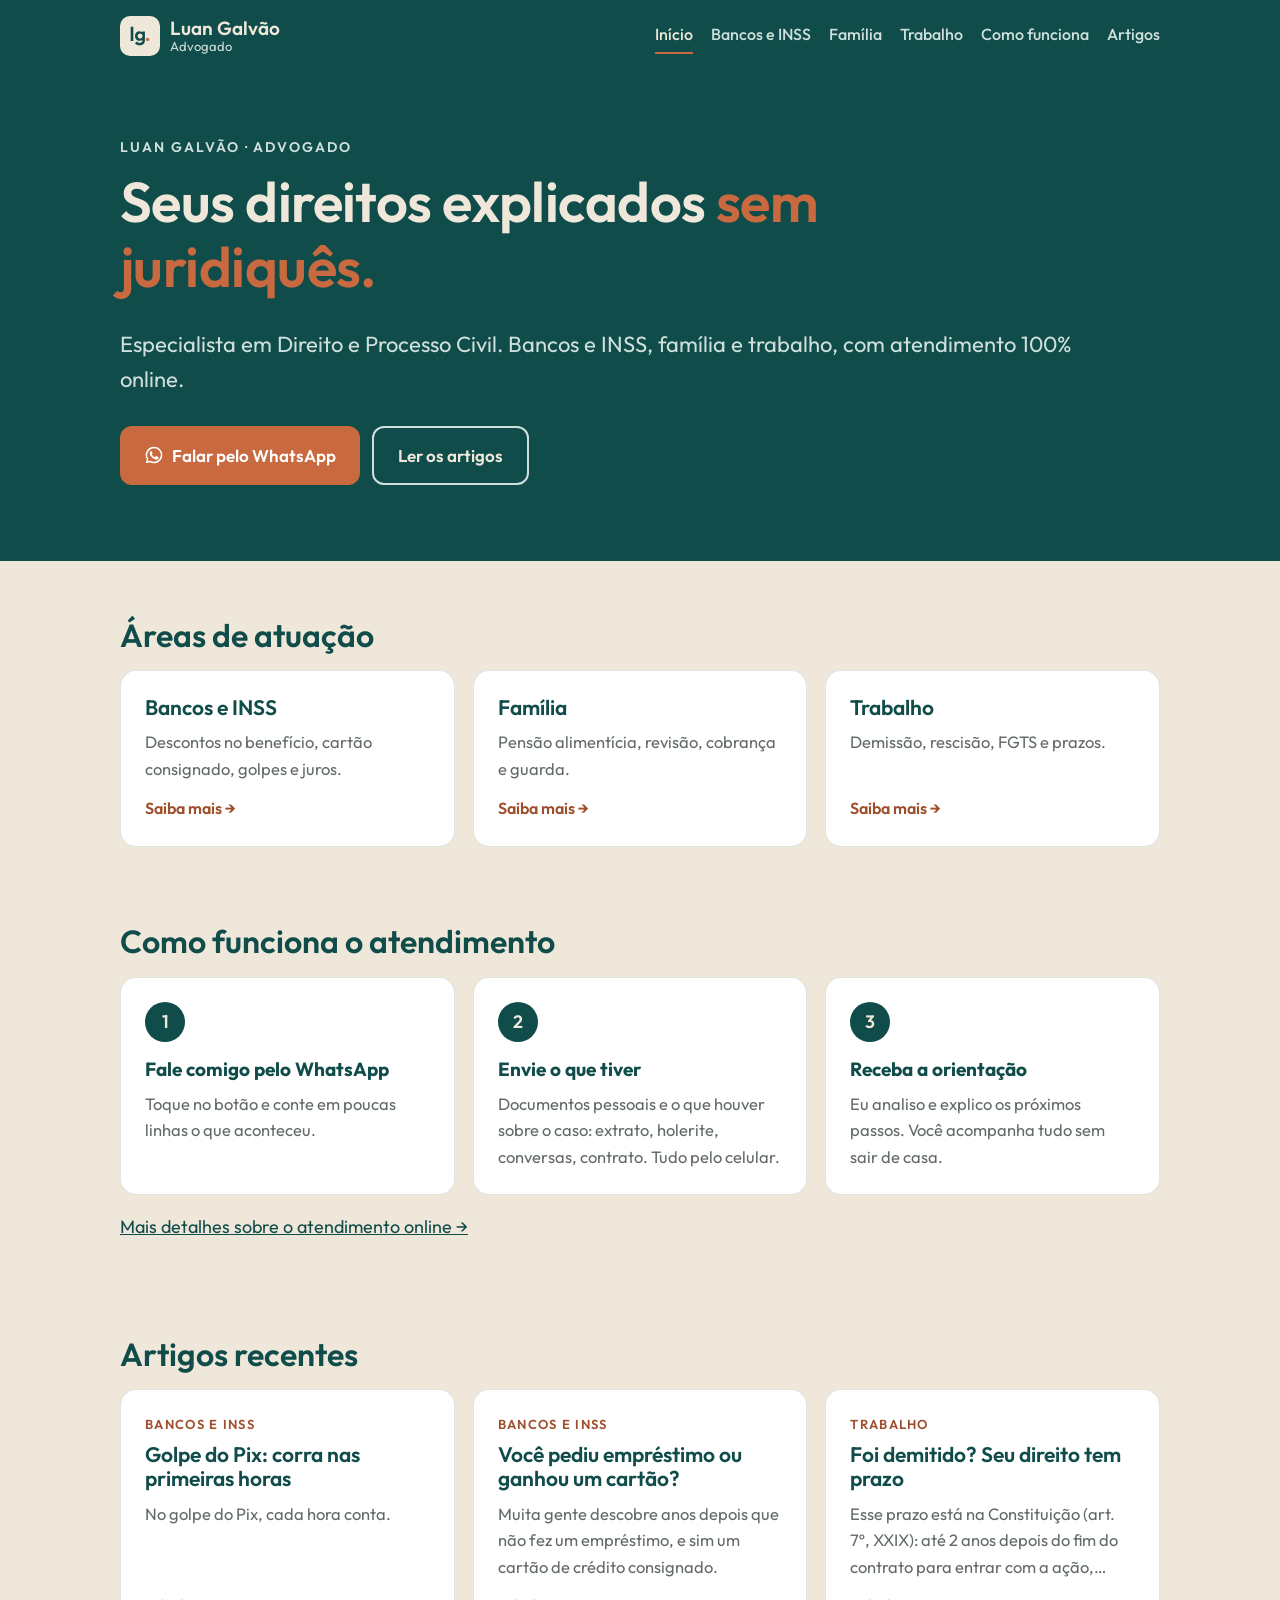
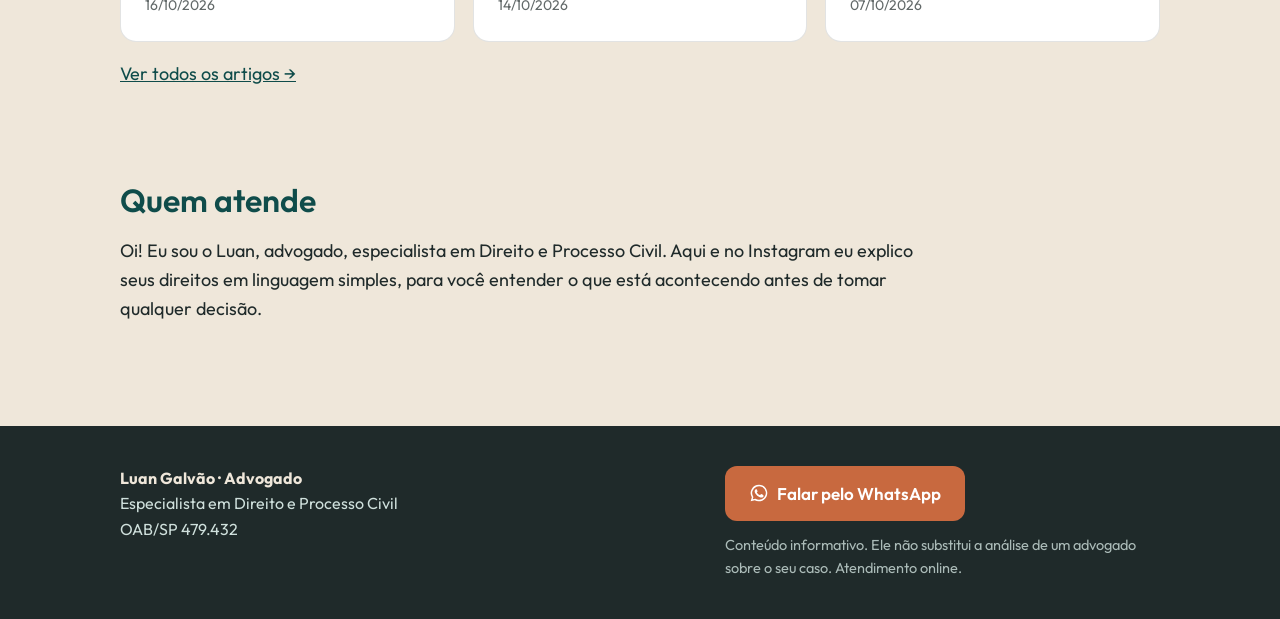
<file: index.html>
<!doctype html>
<html lang="pt-BR">
<head>
<meta charset="utf-8">
<meta name="viewport" content="width=device-width, initial-scale=1">
<title>Luan Galvão · Advogado | Bancos e INSS, Família e Trabalho</title>
<meta name="description" content="Seus direitos explicados sem juridiquês. Bancos e INSS, família e trabalho. Atendimento online pelo WhatsApp.">
<link rel="canonical" href="https://luangalvaoadv.github.io/">
<meta property="og:type" content="website"><meta property="og:locale" content="pt_BR">
<meta property="og:title" content="Luan Galvão · Advogado | Bancos e INSS, Família e Trabalho"><meta property="og:description" content="Seus direitos explicados sem juridiquês. Bancos e INSS, família e trabalho. Atendimento online pelo WhatsApp.">
<meta property="og:url" content="https://luangalvaoadv.github.io/"><meta property="og:image" content="https://luangalvaoadv.github.io/assets/compartilhar.png">
<link rel="icon" href="assets/monograma.svg" type="image/svg+xml">
<link rel="preconnect" href="https://fonts.googleapis.com"><link rel="preconnect" href="https://fonts.gstatic.com" crossorigin>
<link href="https://fonts.googleapis.com/css2?family=Outfit:wght@400;500;600&display=swap" rel="stylesheet">
<link rel="stylesheet" href="assets/estilo.css">
<script type="application/ld+json">{"@context": "https://schema.org", "@type": "LegalService", "name": "Luan Galvão · Advogado", "description": "Especialista em Direito e Processo Civil. Atendimento online.", "url": "https://luangalvaoadv.github.io/", "knowsAbout": ["Direito bancário", "Direito do consumidor", "Direito de família", "Direito do trabalho"]}</script>
</head>
<body>
<a class="pular" href="#conteudo">Pular para o conteúdo</a>
<header class="topo"><div class="faixa">
  <a class="marca" href="./"><img src="assets/monograma-negativo.svg" alt="" width="40" height="40"><span>Luan Galvão<small>Advogado</small></span></a>
  <nav aria-label="Principal"><a href="./" aria-current="page">Início</a><a href="bancos-e-inss/">Bancos e INSS</a><a href="familia/">Família</a><a href="trabalho/">Trabalho</a><a href="atendimento-online/">Como funciona</a><a href="artigos/">Artigos</a></nav>
</div></header>
<main id="conteudo">
<section class="heroi"><div class="faixa">
  <p class="sobre">Luan Galvão · Advogado</p>
  <h1>Seus direitos explicados <em>sem juridiquês.</em></h1>
  <p class="sub">Especialista em Direito e Processo Civil. Bancos e INSS, família e trabalho, com atendimento 100% online.</p>
  <div class="acoes"><a class="btn-whats" href="https://wa.me/5511945631143?text=Ol%C3%A1%2C%20Dr.%20Luan%21%20Vim%20pelo%20site." target="_blank" rel="noopener">Falar pelo WhatsApp</a><a class="btn-sec" href="artigos/">Ler os artigos</a></div>
</div></section>
<section class="faixa bloco"><h2>Áreas de atuação</h2><div class="grade3"><a class="card-area" href="bancos-e-inss/"><h3>Bancos e INSS</h3><p>Descontos no benefício, cartão consignado, golpes e juros.</p><span>Saiba mais →</span></a><a class="card-area" href="familia/"><h3>Família</h3><p>Pensão alimentícia, revisão, cobrança e guarda.</p><span>Saiba mais →</span></a><a class="card-area" href="trabalho/"><h3>Trabalho</h3><p>Demissão, rescisão, FGTS e prazos.</p><span>Saiba mais →</span></a></div></section>
<section class="faixa bloco"><h2>Como funciona o atendimento</h2><ol class="passos"><li><b>Fale comigo pelo WhatsApp</b><span>Toque no botão e conte em poucas linhas o que aconteceu.</span></li><li><b>Envie o que tiver</b><span>Documentos pessoais e o que houver sobre o caso: extrato, holerite, conversas, contrato. Tudo pelo celular.</span></li><li><b>Receba a orientação</b><span>Eu analiso e explico os próximos passos. Você acompanha tudo sem sair de casa.</span></li></ol>
  <p><a href="atendimento-online/">Mais detalhes sobre o atendimento online →</a></p></section>
<section class="faixa bloco"><h2>Artigos recentes</h2><div class="grade3"><a class="card-artigo" href="artigos/golpe-do-pix-corra-nas-primeiras-horas/"><span class="area">Bancos e INSS</span>
<h3>Golpe do Pix: corra nas primeiras horas</h3><p>No golpe do Pix, cada hora conta.</p><span class="data">16/10/2026</span></a><a class="card-artigo" href="artigos/voce-pediu-emprestimo-ou-ganhou-um-cartao/"><span class="area">Bancos e INSS</span>
<h3>Você pediu empréstimo ou ganhou um cartão?</h3><p>Muita gente descobre anos depois que não fez um empréstimo, e sim um cartão de crédito consignado.</p><span class="data">14/10/2026</span></a><a class="card-artigo" href="artigos/foi-demitido-seu-direito-tem-prazo/"><span class="area">Trabalho</span>
<h3>Foi demitido? Seu direito tem prazo</h3><p>Esse prazo está na Constituição (art. 7º, XXIX): até 2 anos depois do fim do contrato para entrar com a ação, cobrando os últimos 5 anos.</p><span class="data">07/10/2026</span></a></div><p><a href="artigos/">Ver todos os artigos →</a></p></section>
<section class="faixa bloco quem"><h2>Quem atende</h2>
  <p>Oi! Eu sou o Luan, advogado, especialista em Direito e Processo Civil. Aqui e no Instagram eu explico seus direitos em linguagem simples, para você entender o que está acontecendo antes de tomar qualquer decisão.</p></section>
</main>
<footer class="rodape"><div class="faixa">
  <div><b>Luan Galvão · Advogado</b><br>Especialista em Direito e Processo Civil<br>OAB/SP 479.432</div>
  <div><a class="btn-whats claro" href="https://wa.me/5511945631143?text=Ol%C3%A1%2C%20Dr.%20Luan%21%20Vim%20pelo%20site." target="_blank" rel="noopener">Falar pelo WhatsApp</a>
  <p class="aviso">Conteúdo informativo. Ele não substitui a análise de um advogado sobre o seu caso. Atendimento online.</p></div>
</div></footer>
</body>
</html>
</file>
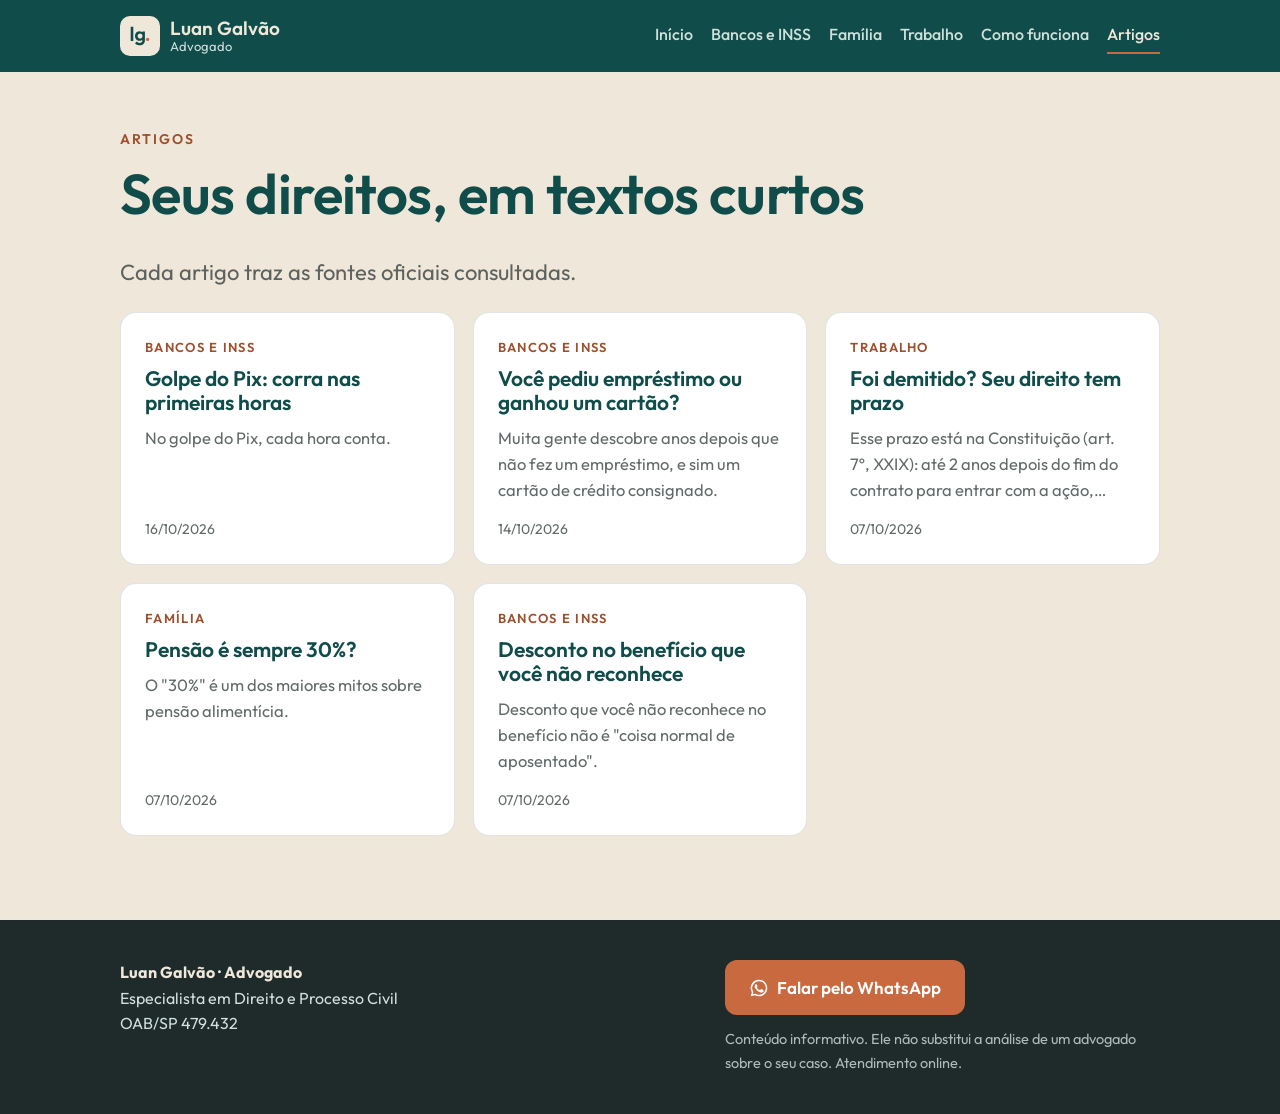
<file: artigos/index.html>
<!doctype html>
<html lang="pt-BR">
<head>
<meta charset="utf-8">
<meta name="viewport" content="width=device-width, initial-scale=1">
<title>Artigos | Luan Galvão · Advogado</title>
<meta name="description" content="Artigos curtos sobre bancos e INSS, família e trabalho, com as fontes oficiais.">
<link rel="canonical" href="https://luangalvaoadv.github.io/artigos/">
<meta property="og:type" content="website"><meta property="og:locale" content="pt_BR">
<meta property="og:title" content="Artigos | Luan Galvão · Advogado"><meta property="og:description" content="Artigos curtos sobre bancos e INSS, família e trabalho, com as fontes oficiais.">
<meta property="og:url" content="https://luangalvaoadv.github.io/artigos/"><meta property="og:image" content="https://luangalvaoadv.github.io/assets/compartilhar.png">
<link rel="icon" href="../assets/monograma.svg" type="image/svg+xml">
<link rel="preconnect" href="https://fonts.googleapis.com"><link rel="preconnect" href="https://fonts.gstatic.com" crossorigin>
<link href="https://fonts.googleapis.com/css2?family=Outfit:wght@400;500;600&display=swap" rel="stylesheet">
<link rel="stylesheet" href="../assets/estilo.css">

</head>
<body>
<a class="pular" href="#conteudo">Pular para o conteúdo</a>
<header class="topo"><div class="faixa">
  <a class="marca" href=".././"><img src="../assets/monograma-negativo.svg" alt="" width="40" height="40"><span>Luan Galvão<small>Advogado</small></span></a>
  <nav aria-label="Principal"><a href=".././">Início</a><a href="../bancos-e-inss/">Bancos e INSS</a><a href="../familia/">Família</a><a href="../trabalho/">Trabalho</a><a href="../atendimento-online/">Como funciona</a><a href="../artigos/" aria-current="page">Artigos</a></nav>
</div></header>
<main id="conteudo">
<section class="faixa bloco"><p class="sobre">Artigos</p><h1>Seus direitos, em textos curtos</h1><p class="sub">Cada artigo traz as fontes oficiais consultadas.</p><div class="grade3"><a class="card-artigo" href="../artigos/golpe-do-pix-corra-nas-primeiras-horas/"><span class="area">Bancos e INSS</span>
<h3>Golpe do Pix: corra nas primeiras horas</h3><p>No golpe do Pix, cada hora conta.</p><span class="data">16/10/2026</span></a><a class="card-artigo" href="../artigos/voce-pediu-emprestimo-ou-ganhou-um-cartao/"><span class="area">Bancos e INSS</span>
<h3>Você pediu empréstimo ou ganhou um cartão?</h3><p>Muita gente descobre anos depois que não fez um empréstimo, e sim um cartão de crédito consignado.</p><span class="data">14/10/2026</span></a><a class="card-artigo" href="../artigos/foi-demitido-seu-direito-tem-prazo/"><span class="area">Trabalho</span>
<h3>Foi demitido? Seu direito tem prazo</h3><p>Esse prazo está na Constituição (art. 7º, XXIX): até 2 anos depois do fim do contrato para entrar com a ação, cobrando os últimos 5 anos.</p><span class="data">07/10/2026</span></a><a class="card-artigo" href="../artigos/pensao-e-sempre-30/"><span class="area">Família</span>
<h3>Pensão é sempre 30%?</h3><p>O &quot;30%&quot; é um dos maiores mitos sobre pensão alimentícia.</p><span class="data">07/10/2026</span></a><a class="card-artigo" href="../artigos/desconto-no-beneficio-que-voce-nao-reconhece/"><span class="area">Bancos e INSS</span>
<h3>Desconto no benefício que você não reconhece</h3><p>Desconto que você não reconhece no benefício não é &quot;coisa normal de aposentado&quot;.</p><span class="data">07/10/2026</span></a></div></section>
</main>
<footer class="rodape"><div class="faixa">
  <div><b>Luan Galvão · Advogado</b><br>Especialista em Direito e Processo Civil<br>OAB/SP 479.432</div>
  <div><a class="btn-whats claro" href="https://wa.me/5511945631143?text=Ol%C3%A1%2C%20Dr.%20Luan%21%20Vim%20pelo%20site." target="_blank" rel="noopener">Falar pelo WhatsApp</a>
  <p class="aviso">Conteúdo informativo. Ele não substitui a análise de um advogado sobre o seu caso. Atendimento online.</p></div>
</div></footer>
</body>
</html>
</file>
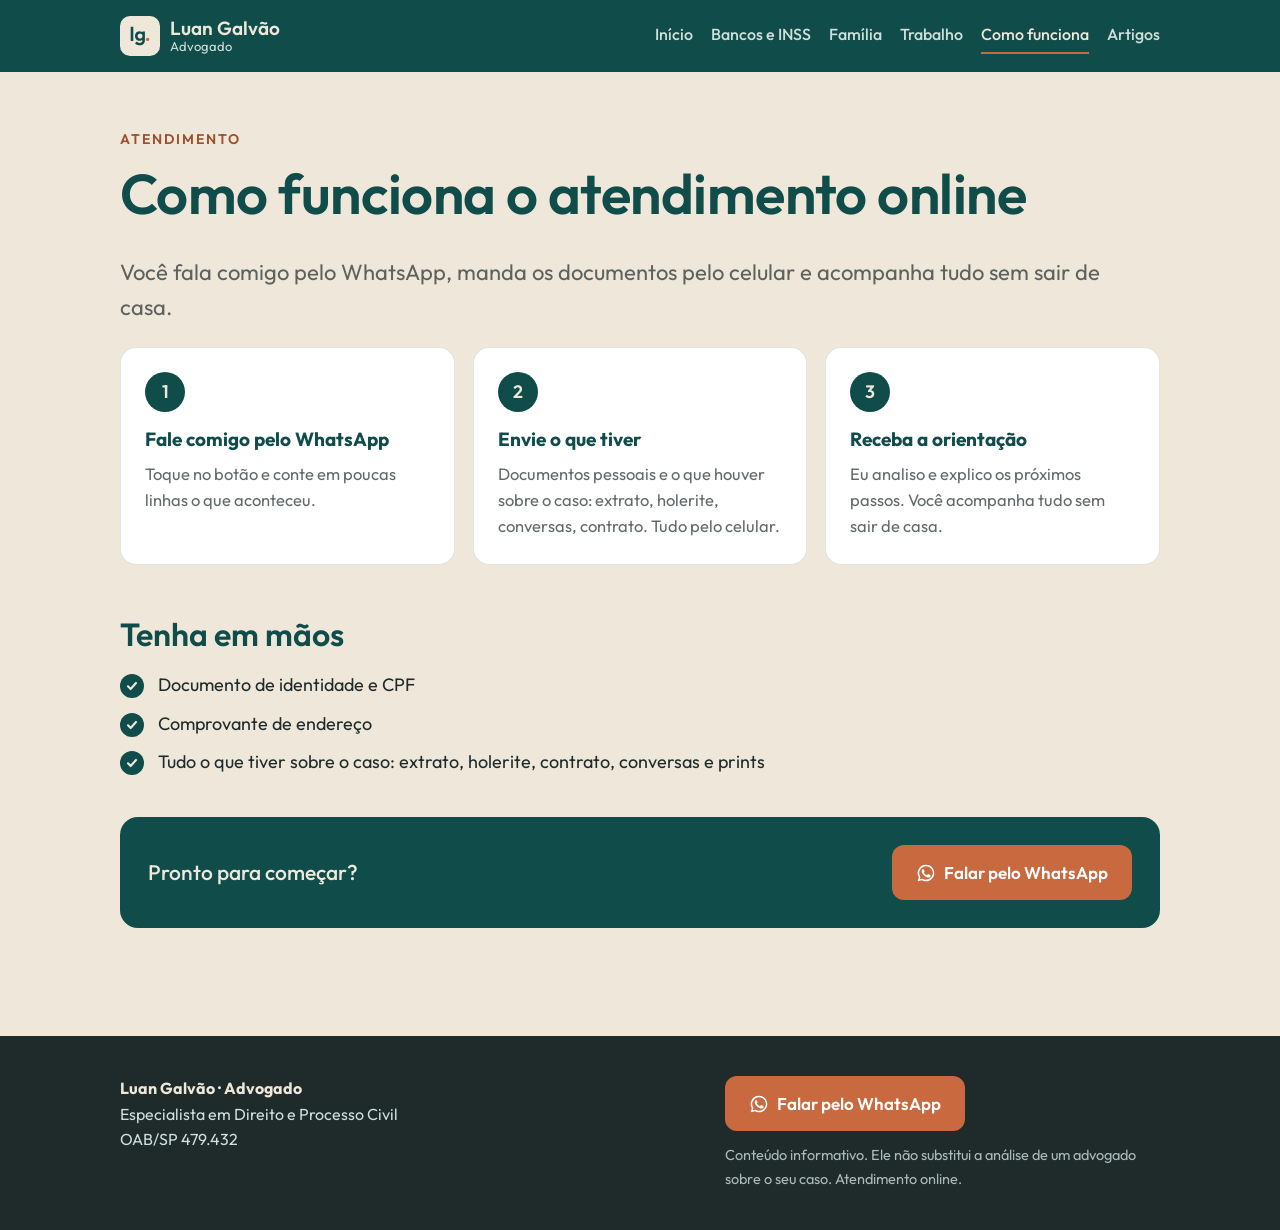
<file: atendimento-online/index.html>
<!doctype html>
<html lang="pt-BR">
<head>
<meta charset="utf-8">
<meta name="viewport" content="width=device-width, initial-scale=1">
<title>Como funciona o atendimento online | Luan Galvão · Advogado</title>
<meta name="description" content="Atendimento jurídico 100% online: você fala pelo WhatsApp, envia os documentos pelo celular e acompanha tudo sem sair de casa.">
<link rel="canonical" href="https://luangalvaoadv.github.io/atendimento-online/">
<meta property="og:type" content="website"><meta property="og:locale" content="pt_BR">
<meta property="og:title" content="Como funciona o atendimento online | Luan Galvão · Advogado"><meta property="og:description" content="Atendimento jurídico 100% online: você fala pelo WhatsApp, envia os documentos pelo celular e acompanha tudo sem sair de casa.">
<meta property="og:url" content="https://luangalvaoadv.github.io/atendimento-online/"><meta property="og:image" content="https://luangalvaoadv.github.io/assets/compartilhar.png">
<link rel="icon" href="../assets/monograma.svg" type="image/svg+xml">
<link rel="preconnect" href="https://fonts.googleapis.com"><link rel="preconnect" href="https://fonts.gstatic.com" crossorigin>
<link href="https://fonts.googleapis.com/css2?family=Outfit:wght@400;500;600&display=swap" rel="stylesheet">
<link rel="stylesheet" href="../assets/estilo.css">

</head>
<body>
<a class="pular" href="#conteudo">Pular para o conteúdo</a>
<header class="topo"><div class="faixa">
  <a class="marca" href=".././"><img src="../assets/monograma-negativo.svg" alt="" width="40" height="40"><span>Luan Galvão<small>Advogado</small></span></a>
  <nav aria-label="Principal"><a href=".././">Início</a><a href="../bancos-e-inss/">Bancos e INSS</a><a href="../familia/">Família</a><a href="../trabalho/">Trabalho</a><a href="../atendimento-online/" aria-current="page">Como funciona</a><a href="../artigos/">Artigos</a></nav>
</div></header>
<main id="conteudo">
<section class="faixa bloco"><p class="sobre">Atendimento</p><h1>Como funciona o atendimento online</h1>
<p class="sub">Você fala comigo pelo WhatsApp, manda os documentos pelo celular e acompanha tudo sem sair de casa.</p>
<ol class="passos"><li><b>Fale comigo pelo WhatsApp</b><span>Toque no botão e conte em poucas linhas o que aconteceu.</span></li><li><b>Envie o que tiver</b><span>Documentos pessoais e o que houver sobre o caso: extrato, holerite, conversas, contrato. Tudo pelo celular.</span></li><li><b>Receba a orientação</b><span>Eu analiso e explico os próximos passos. Você acompanha tudo sem sair de casa.</span></li></ol>
<h2>Tenha em mãos</h2><ul class="check"><li>Documento de identidade e CPF</li><li>Comprovante de endereço</li><li>Tudo o que tiver sobre o caso: extrato, holerite, contrato, conversas e prints</li></ul>
<div class="chamada"><p>Pronto para começar?</p><a class="btn-whats" href="https://wa.me/5511945631143?text=Ol%C3%A1%2C%20Dr.%20Luan%21%20Vim%20pelo%20site." target="_blank" rel="noopener">Falar pelo WhatsApp</a></div></section>
</main>
<footer class="rodape"><div class="faixa">
  <div><b>Luan Galvão · Advogado</b><br>Especialista em Direito e Processo Civil<br>OAB/SP 479.432</div>
  <div><a class="btn-whats claro" href="https://wa.me/5511945631143?text=Ol%C3%A1%2C%20Dr.%20Luan%21%20Vim%20pelo%20site." target="_blank" rel="noopener">Falar pelo WhatsApp</a>
  <p class="aviso">Conteúdo informativo. Ele não substitui a análise de um advogado sobre o seu caso. Atendimento online.</p></div>
</div></footer>
</body>
</html>
</file>
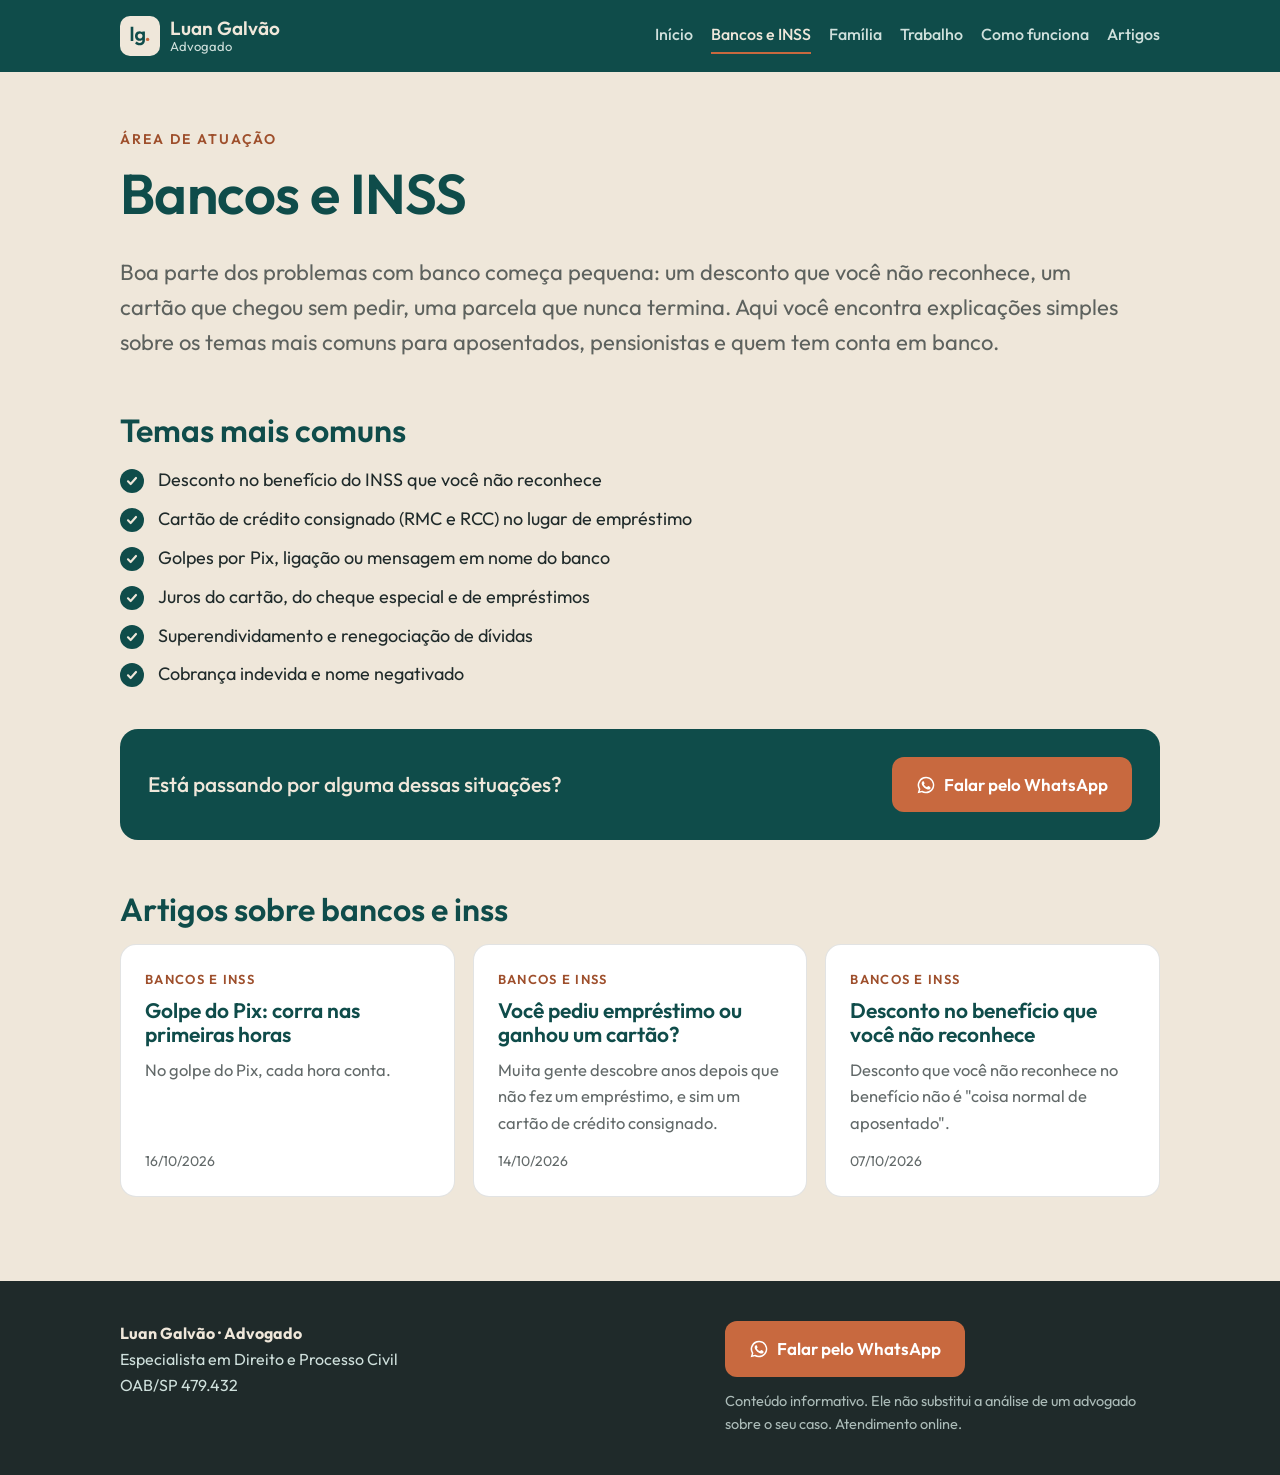
<file: bancos-e-inss/index.html>
<!doctype html>
<html lang="pt-BR">
<head>
<meta charset="utf-8">
<meta name="viewport" content="width=device-width, initial-scale=1">
<title>Bancos e INSS | Luan Galvão · Advogado</title>
<meta name="description" content="Bancos e INSS: Descontos no benefício, cartão consignado, golpes e juros. Explicações simples e atendimento online.">
<link rel="canonical" href="https://luangalvaoadv.github.io/bancos-e-inss/">
<meta property="og:type" content="website"><meta property="og:locale" content="pt_BR">
<meta property="og:title" content="Bancos e INSS | Luan Galvão · Advogado"><meta property="og:description" content="Bancos e INSS: Descontos no benefício, cartão consignado, golpes e juros. Explicações simples e atendimento online.">
<meta property="og:url" content="https://luangalvaoadv.github.io/bancos-e-inss/"><meta property="og:image" content="https://luangalvaoadv.github.io/assets/compartilhar.png">
<link rel="icon" href="../assets/monograma.svg" type="image/svg+xml">
<link rel="preconnect" href="https://fonts.googleapis.com"><link rel="preconnect" href="https://fonts.gstatic.com" crossorigin>
<link href="https://fonts.googleapis.com/css2?family=Outfit:wght@400;500;600&display=swap" rel="stylesheet">
<link rel="stylesheet" href="../assets/estilo.css">

</head>
<body>
<a class="pular" href="#conteudo">Pular para o conteúdo</a>
<header class="topo"><div class="faixa">
  <a class="marca" href=".././"><img src="../assets/monograma-negativo.svg" alt="" width="40" height="40"><span>Luan Galvão<small>Advogado</small></span></a>
  <nav aria-label="Principal"><a href=".././">Início</a><a href="../bancos-e-inss/" aria-current="page">Bancos e INSS</a><a href="../familia/">Família</a><a href="../trabalho/">Trabalho</a><a href="../atendimento-online/">Como funciona</a><a href="../artigos/">Artigos</a></nav>
</div></header>
<main id="conteudo">
<section class="faixa bloco"><p class="sobre">Área de atuação</p><h1>Bancos e INSS</h1><p class="sub">Boa parte dos problemas com banco começa pequena: um desconto que você não reconhece, um cartão que chegou sem pedir, uma parcela que nunca termina. Aqui você encontra explicações simples sobre os temas mais comuns para aposentados, pensionistas e quem tem conta em banco.</p>
<h2>Temas mais comuns</h2><ul class="check"><li>Desconto no benefício do INSS que você não reconhece</li><li>Cartão de crédito consignado (RMC e RCC) no lugar de empréstimo</li><li>Golpes por Pix, ligação ou mensagem em nome do banco</li><li>Juros do cartão, do cheque especial e de empréstimos</li><li>Superendividamento e renegociação de dívidas</li><li>Cobrança indevida e nome negativado</li></ul>
<div class="chamada"><p>Está passando por alguma dessas situações?</p><a class="btn-whats" href="https://wa.me/5511945631143?text=Ol%C3%A1%2C%20Dr.%20Luan%21%20Vim%20pelo%20site." target="_blank" rel="noopener">Falar pelo WhatsApp</a></div>
<h2>Artigos sobre bancos e inss</h2><div class="grade3"><a class="card-artigo" href="../artigos/golpe-do-pix-corra-nas-primeiras-horas/"><span class="area">Bancos e INSS</span>
<h3>Golpe do Pix: corra nas primeiras horas</h3><p>No golpe do Pix, cada hora conta.</p><span class="data">16/10/2026</span></a><a class="card-artigo" href="../artigos/voce-pediu-emprestimo-ou-ganhou-um-cartao/"><span class="area">Bancos e INSS</span>
<h3>Você pediu empréstimo ou ganhou um cartão?</h3><p>Muita gente descobre anos depois que não fez um empréstimo, e sim um cartão de crédito consignado.</p><span class="data">14/10/2026</span></a><a class="card-artigo" href="../artigos/desconto-no-beneficio-que-voce-nao-reconhece/"><span class="area">Bancos e INSS</span>
<h3>Desconto no benefício que você não reconhece</h3><p>Desconto que você não reconhece no benefício não é &quot;coisa normal de aposentado&quot;.</p><span class="data">07/10/2026</span></a></div></section>
</main>
<footer class="rodape"><div class="faixa">
  <div><b>Luan Galvão · Advogado</b><br>Especialista em Direito e Processo Civil<br>OAB/SP 479.432</div>
  <div><a class="btn-whats claro" href="https://wa.me/5511945631143?text=Ol%C3%A1%2C%20Dr.%20Luan%21%20Vim%20pelo%20site." target="_blank" rel="noopener">Falar pelo WhatsApp</a>
  <p class="aviso">Conteúdo informativo. Ele não substitui a análise de um advogado sobre o seu caso. Atendimento online.</p></div>
</div></footer>
</body>
</html>
</file>
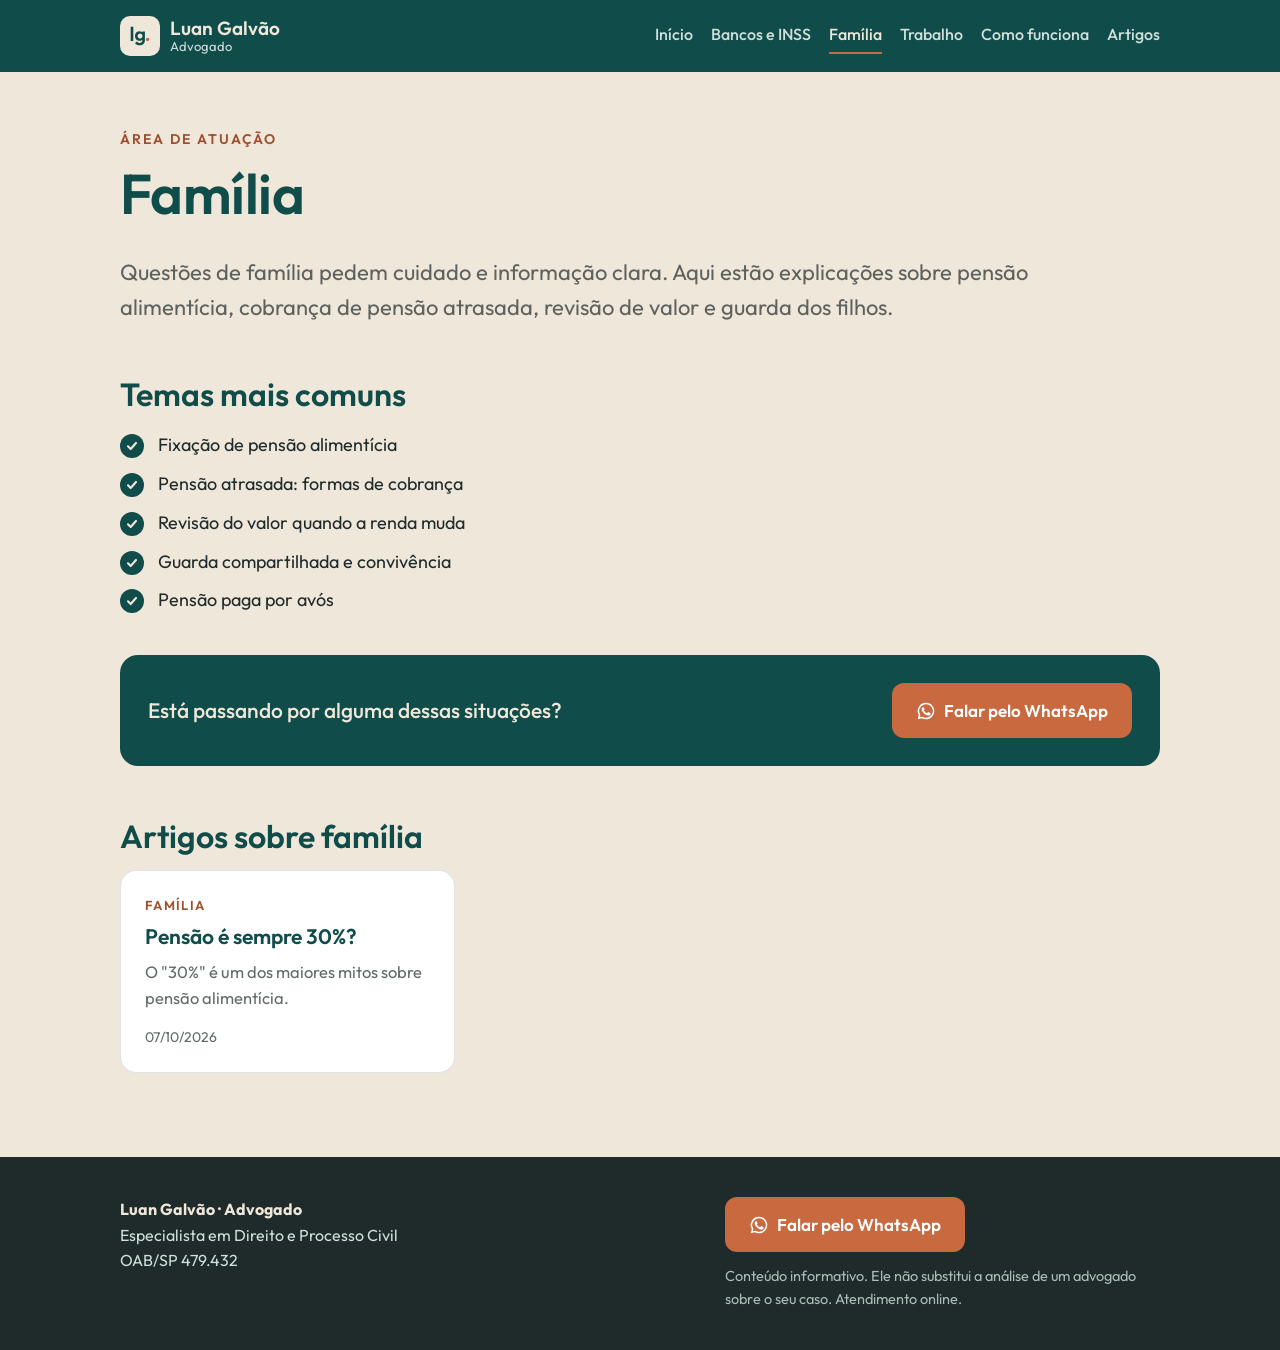
<file: familia/index.html>
<!doctype html>
<html lang="pt-BR">
<head>
<meta charset="utf-8">
<meta name="viewport" content="width=device-width, initial-scale=1">
<title>Família | Luan Galvão · Advogado</title>
<meta name="description" content="Família: Pensão alimentícia, revisão, cobrança e guarda. Explicações simples e atendimento online.">
<link rel="canonical" href="https://luangalvaoadv.github.io/familia/">
<meta property="og:type" content="website"><meta property="og:locale" content="pt_BR">
<meta property="og:title" content="Família | Luan Galvão · Advogado"><meta property="og:description" content="Família: Pensão alimentícia, revisão, cobrança e guarda. Explicações simples e atendimento online.">
<meta property="og:url" content="https://luangalvaoadv.github.io/familia/"><meta property="og:image" content="https://luangalvaoadv.github.io/assets/compartilhar.png">
<link rel="icon" href="../assets/monograma.svg" type="image/svg+xml">
<link rel="preconnect" href="https://fonts.googleapis.com"><link rel="preconnect" href="https://fonts.gstatic.com" crossorigin>
<link href="https://fonts.googleapis.com/css2?family=Outfit:wght@400;500;600&display=swap" rel="stylesheet">
<link rel="stylesheet" href="../assets/estilo.css">

</head>
<body>
<a class="pular" href="#conteudo">Pular para o conteúdo</a>
<header class="topo"><div class="faixa">
  <a class="marca" href=".././"><img src="../assets/monograma-negativo.svg" alt="" width="40" height="40"><span>Luan Galvão<small>Advogado</small></span></a>
  <nav aria-label="Principal"><a href=".././">Início</a><a href="../bancos-e-inss/">Bancos e INSS</a><a href="../familia/" aria-current="page">Família</a><a href="../trabalho/">Trabalho</a><a href="../atendimento-online/">Como funciona</a><a href="../artigos/">Artigos</a></nav>
</div></header>
<main id="conteudo">
<section class="faixa bloco"><p class="sobre">Área de atuação</p><h1>Família</h1><p class="sub">Questões de família pedem cuidado e informação clara. Aqui estão explicações sobre pensão alimentícia, cobrança de pensão atrasada, revisão de valor e guarda dos filhos.</p>
<h2>Temas mais comuns</h2><ul class="check"><li>Fixação de pensão alimentícia</li><li>Pensão atrasada: formas de cobrança</li><li>Revisão do valor quando a renda muda</li><li>Guarda compartilhada e convivência</li><li>Pensão paga por avós</li></ul>
<div class="chamada"><p>Está passando por alguma dessas situações?</p><a class="btn-whats" href="https://wa.me/5511945631143?text=Ol%C3%A1%2C%20Dr.%20Luan%21%20Vim%20pelo%20site." target="_blank" rel="noopener">Falar pelo WhatsApp</a></div>
<h2>Artigos sobre família</h2><div class="grade3"><a class="card-artigo" href="../artigos/pensao-e-sempre-30/"><span class="area">Família</span>
<h3>Pensão é sempre 30%?</h3><p>O &quot;30%&quot; é um dos maiores mitos sobre pensão alimentícia.</p><span class="data">07/10/2026</span></a></div></section>
</main>
<footer class="rodape"><div class="faixa">
  <div><b>Luan Galvão · Advogado</b><br>Especialista em Direito e Processo Civil<br>OAB/SP 479.432</div>
  <div><a class="btn-whats claro" href="https://wa.me/5511945631143?text=Ol%C3%A1%2C%20Dr.%20Luan%21%20Vim%20pelo%20site." target="_blank" rel="noopener">Falar pelo WhatsApp</a>
  <p class="aviso">Conteúdo informativo. Ele não substitui a análise de um advogado sobre o seu caso. Atendimento online.</p></div>
</div></footer>
</body>
</html>
</file>
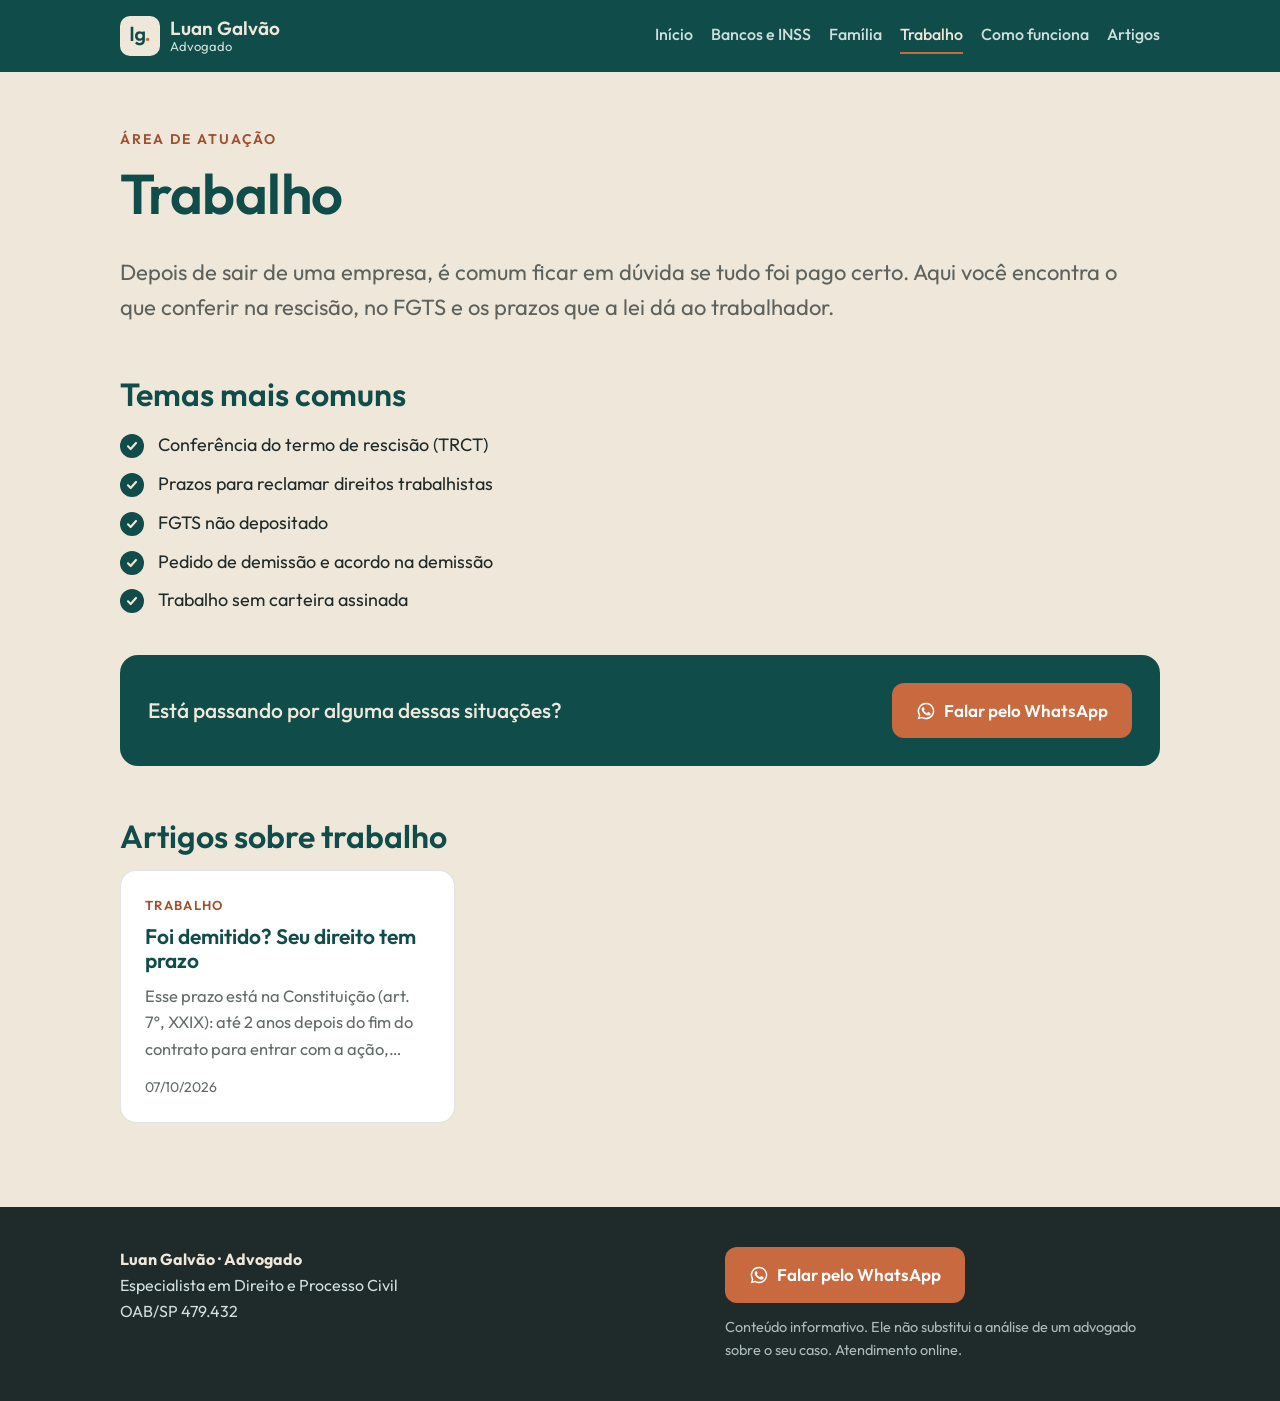
<file: trabalho/index.html>
<!doctype html>
<html lang="pt-BR">
<head>
<meta charset="utf-8">
<meta name="viewport" content="width=device-width, initial-scale=1">
<title>Trabalho | Luan Galvão · Advogado</title>
<meta name="description" content="Trabalho: Demissão, rescisão, FGTS e prazos. Explicações simples e atendimento online.">
<link rel="canonical" href="https://luangalvaoadv.github.io/trabalho/">
<meta property="og:type" content="website"><meta property="og:locale" content="pt_BR">
<meta property="og:title" content="Trabalho | Luan Galvão · Advogado"><meta property="og:description" content="Trabalho: Demissão, rescisão, FGTS e prazos. Explicações simples e atendimento online.">
<meta property="og:url" content="https://luangalvaoadv.github.io/trabalho/"><meta property="og:image" content="https://luangalvaoadv.github.io/assets/compartilhar.png">
<link rel="icon" href="../assets/monograma.svg" type="image/svg+xml">
<link rel="preconnect" href="https://fonts.googleapis.com"><link rel="preconnect" href="https://fonts.gstatic.com" crossorigin>
<link href="https://fonts.googleapis.com/css2?family=Outfit:wght@400;500;600&display=swap" rel="stylesheet">
<link rel="stylesheet" href="../assets/estilo.css">

</head>
<body>
<a class="pular" href="#conteudo">Pular para o conteúdo</a>
<header class="topo"><div class="faixa">
  <a class="marca" href=".././"><img src="../assets/monograma-negativo.svg" alt="" width="40" height="40"><span>Luan Galvão<small>Advogado</small></span></a>
  <nav aria-label="Principal"><a href=".././">Início</a><a href="../bancos-e-inss/">Bancos e INSS</a><a href="../familia/">Família</a><a href="../trabalho/" aria-current="page">Trabalho</a><a href="../atendimento-online/">Como funciona</a><a href="../artigos/">Artigos</a></nav>
</div></header>
<main id="conteudo">
<section class="faixa bloco"><p class="sobre">Área de atuação</p><h1>Trabalho</h1><p class="sub">Depois de sair de uma empresa, é comum ficar em dúvida se tudo foi pago certo. Aqui você encontra o que conferir na rescisão, no FGTS e os prazos que a lei dá ao trabalhador.</p>
<h2>Temas mais comuns</h2><ul class="check"><li>Conferência do termo de rescisão (TRCT)</li><li>Prazos para reclamar direitos trabalhistas</li><li>FGTS não depositado</li><li>Pedido de demissão e acordo na demissão</li><li>Trabalho sem carteira assinada</li></ul>
<div class="chamada"><p>Está passando por alguma dessas situações?</p><a class="btn-whats" href="https://wa.me/5511945631143?text=Ol%C3%A1%2C%20Dr.%20Luan%21%20Vim%20pelo%20site." target="_blank" rel="noopener">Falar pelo WhatsApp</a></div>
<h2>Artigos sobre trabalho</h2><div class="grade3"><a class="card-artigo" href="../artigos/foi-demitido-seu-direito-tem-prazo/"><span class="area">Trabalho</span>
<h3>Foi demitido? Seu direito tem prazo</h3><p>Esse prazo está na Constituição (art. 7º, XXIX): até 2 anos depois do fim do contrato para entrar com a ação, cobrando os últimos 5 anos.</p><span class="data">07/10/2026</span></a></div></section>
</main>
<footer class="rodape"><div class="faixa">
  <div><b>Luan Galvão · Advogado</b><br>Especialista em Direito e Processo Civil<br>OAB/SP 479.432</div>
  <div><a class="btn-whats claro" href="https://wa.me/5511945631143?text=Ol%C3%A1%2C%20Dr.%20Luan%21%20Vim%20pelo%20site." target="_blank" rel="noopener">Falar pelo WhatsApp</a>
  <p class="aviso">Conteúdo informativo. Ele não substitui a análise de um advogado sobre o seu caso. Atendimento online.</p></div>
</div></footer>
</body>
</html>
</file>
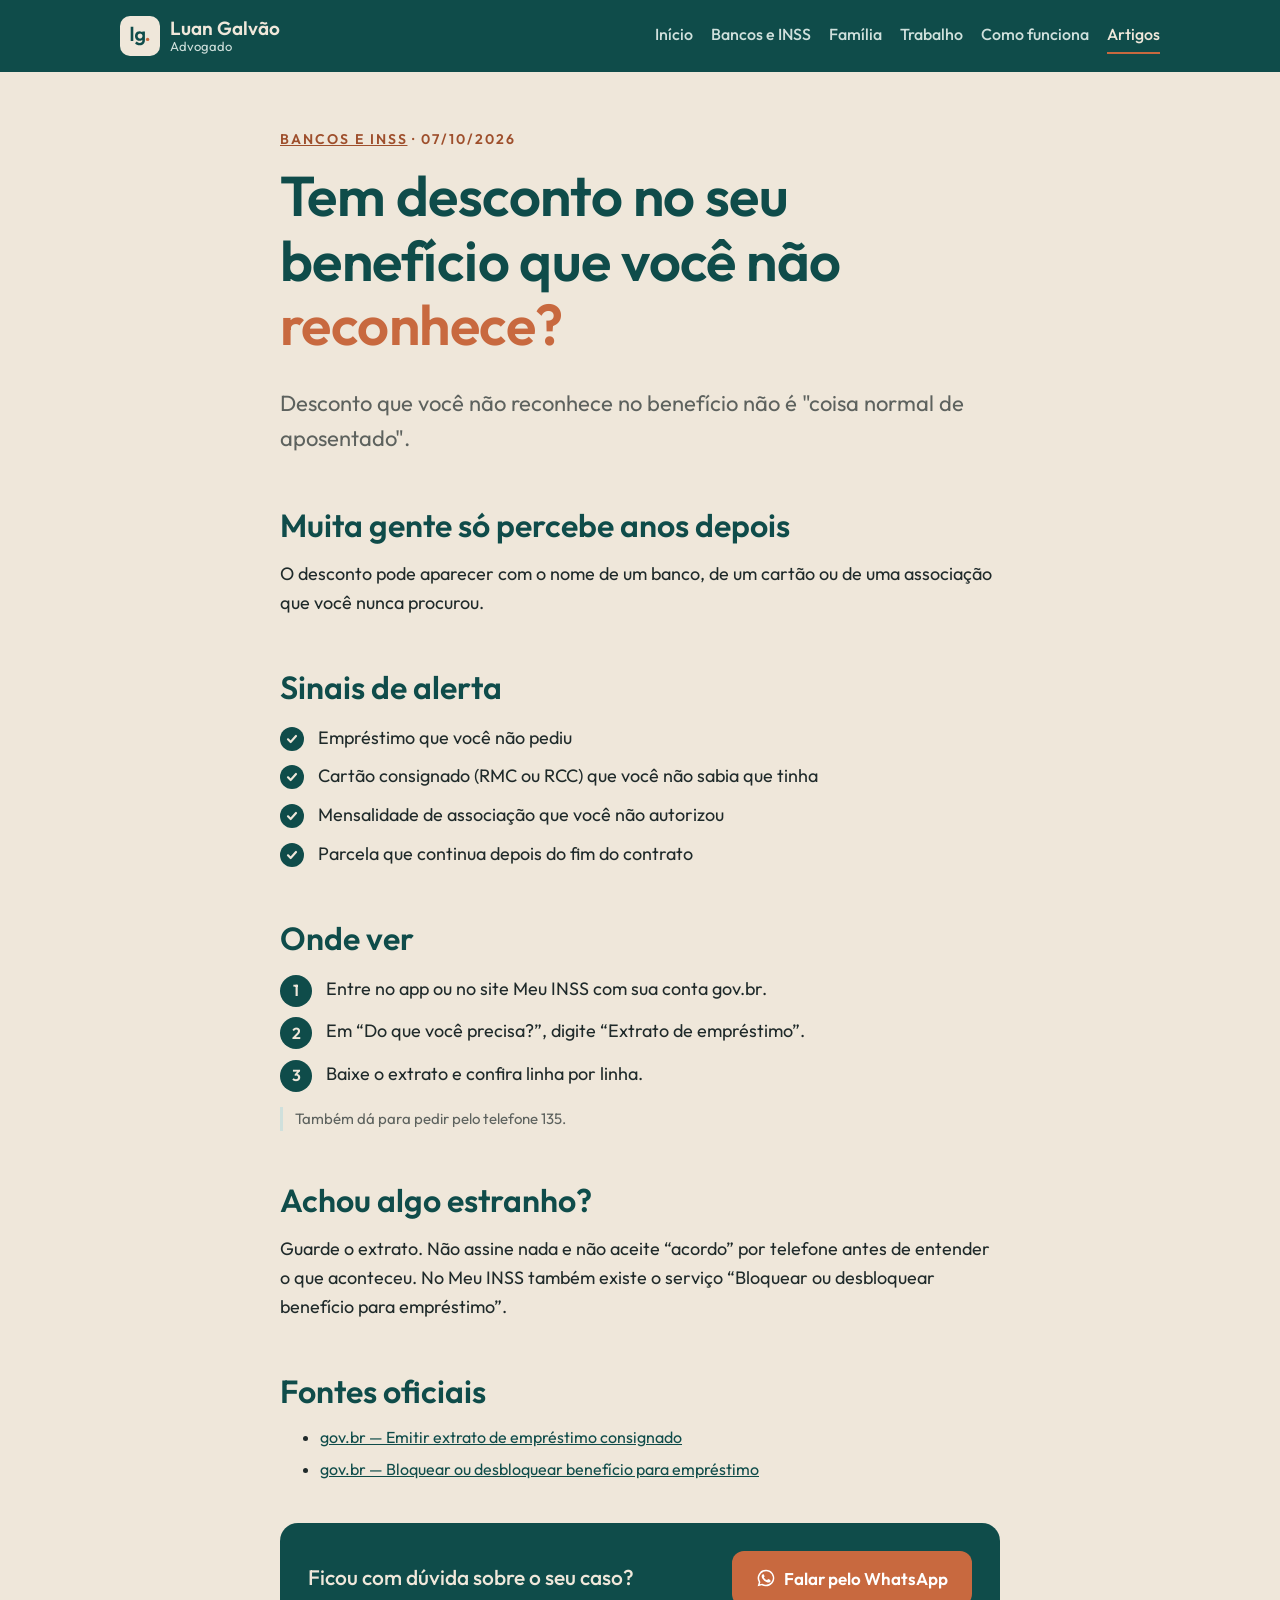
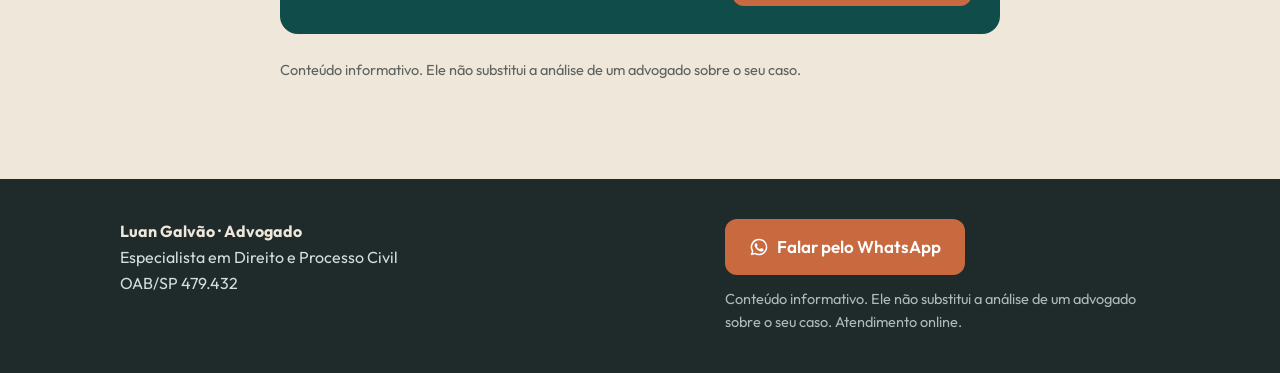
<file: artigos/desconto-no-beneficio-que-voce-nao-reconhece/index.html>
<!doctype html>
<html lang="pt-BR">
<head>
<meta charset="utf-8">
<meta name="viewport" content="width=device-width, initial-scale=1">
<title>Tem desconto no seu benefício que você não reconhece? | Luan Galvão · Advogado</title>
<meta name="description" content="Desconto que você não reconhece no benefício não é &quot;coisa normal de aposentado&quot;.">
<link rel="canonical" href="https://luangalvaoadv.github.io/artigos/desconto-no-beneficio-que-voce-nao-reconhece/">
<meta property="og:type" content="website"><meta property="og:locale" content="pt_BR">
<meta property="og:title" content="Tem desconto no seu benefício que você não reconhece? | Luan Galvão · Advogado"><meta property="og:description" content="Desconto que você não reconhece no benefício não é &quot;coisa normal de aposentado&quot;.">
<meta property="og:url" content="https://luangalvaoadv.github.io/artigos/desconto-no-beneficio-que-voce-nao-reconhece/"><meta property="og:image" content="https://luangalvaoadv.github.io/assets/compartilhar.png">
<link rel="icon" href="../../assets/monograma.svg" type="image/svg+xml">
<link rel="preconnect" href="https://fonts.googleapis.com"><link rel="preconnect" href="https://fonts.gstatic.com" crossorigin>
<link href="https://fonts.googleapis.com/css2?family=Outfit:wght@400;500;600&display=swap" rel="stylesheet">
<link rel="stylesheet" href="../../assets/estilo.css">
<script type="application/ld+json">{"@context": "https://schema.org", "@type": "Article", "headline": "Tem desconto no seu benefício que você não reconhece?", "datePublished": "2026-10-07", "inLanguage": "pt-BR", "author": {"@type": "Person", "name": "Luan Galvão"}}</script>
</head>
<body>
<a class="pular" href="#conteudo">Pular para o conteúdo</a>
<header class="topo"><div class="faixa">
  <a class="marca" href="../.././"><img src="../../assets/monograma-negativo.svg" alt="" width="40" height="40"><span>Luan Galvão<small>Advogado</small></span></a>
  <nav aria-label="Principal"><a href="../.././">Início</a><a href="../../bancos-e-inss/">Bancos e INSS</a><a href="../../familia/">Família</a><a href="../../trabalho/">Trabalho</a><a href="../../atendimento-online/">Como funciona</a><a href="../../artigos/" aria-current="page">Artigos</a></nav>
</div></header>
<main id="conteudo">
<article class="faixa bloco artigo"><p class="sobre"><a href="../../bancos-e-inss/">Bancos e INSS</a> · 07/10/2026</p><h1>Tem desconto no seu benefício que você não <em>reconhece?</em></h1>
<p class="sub">Desconto que você não reconhece no benefício não é &quot;coisa normal de aposentado&quot;.</p>
<h2>Muita gente só percebe anos depois</h2>
<p>O desconto pode aparecer com o nome de um banco, de um cartão ou de uma associação que você nunca procurou.</p>
<h2>Sinais de alerta</h2>
<ul class="check"><li>Empréstimo que você não pediu</li><li>Cartão consignado (RMC ou RCC) que você não sabia que tinha</li><li>Mensalidade de associação que você não autorizou</li><li>Parcela que continua depois do fim do contrato</li></ul>
<h2>Onde ver</h2>
<ol><li>Entre no app ou no site Meu INSS com sua conta gov.br.</li><li>Em “Do que você precisa?”, digite “Extrato de empréstimo”.</li><li>Baixe o extrato e confira linha por linha.</li></ol>
<p class="nota">Também dá para pedir pelo telefone 135.</p>
<h2>Achou algo estranho?</h2>
<p>Guarde o extrato. Não assine nada e não aceite “acordo” por telefone antes de entender o que aconteceu. No Meu INSS também existe o serviço “Bloquear ou desbloquear benefício para empréstimo”.</p>
<h2>Fontes oficiais</h2><ul class="fontes"><li><a href="https://www.gov.br/pt-br/servicos/emitir-extrato-de-emprestimo-consignado" target="_blank" rel="noopener">gov.br — Emitir extrato de empréstimo consignado</a></li><li><a href="https://www.gov.br/pt-br/servicos/bloquear-ou-desbloquear-beneficio-para-emprestimo" target="_blank" rel="noopener">gov.br — Bloquear ou desbloquear benefício para empréstimo</a></li></ul>
<div class="chamada"><p>Ficou com dúvida sobre o seu caso?</p><a class="btn-whats" href="https://wa.me/5511945631143?text=Ol%C3%A1%2C%20Dr.%20Luan%21%20Vim%20pelo%20site." target="_blank" rel="noopener">Falar pelo WhatsApp</a></div>
<p class="aviso">Conteúdo informativo. Ele não substitui a análise de um advogado sobre o seu caso.</p></article>
</main>
<footer class="rodape"><div class="faixa">
  <div><b>Luan Galvão · Advogado</b><br>Especialista em Direito e Processo Civil<br>OAB/SP 479.432</div>
  <div><a class="btn-whats claro" href="https://wa.me/5511945631143?text=Ol%C3%A1%2C%20Dr.%20Luan%21%20Vim%20pelo%20site." target="_blank" rel="noopener">Falar pelo WhatsApp</a>
  <p class="aviso">Conteúdo informativo. Ele não substitui a análise de um advogado sobre o seu caso. Atendimento online.</p></div>
</div></footer>
</body>
</html>
</file>
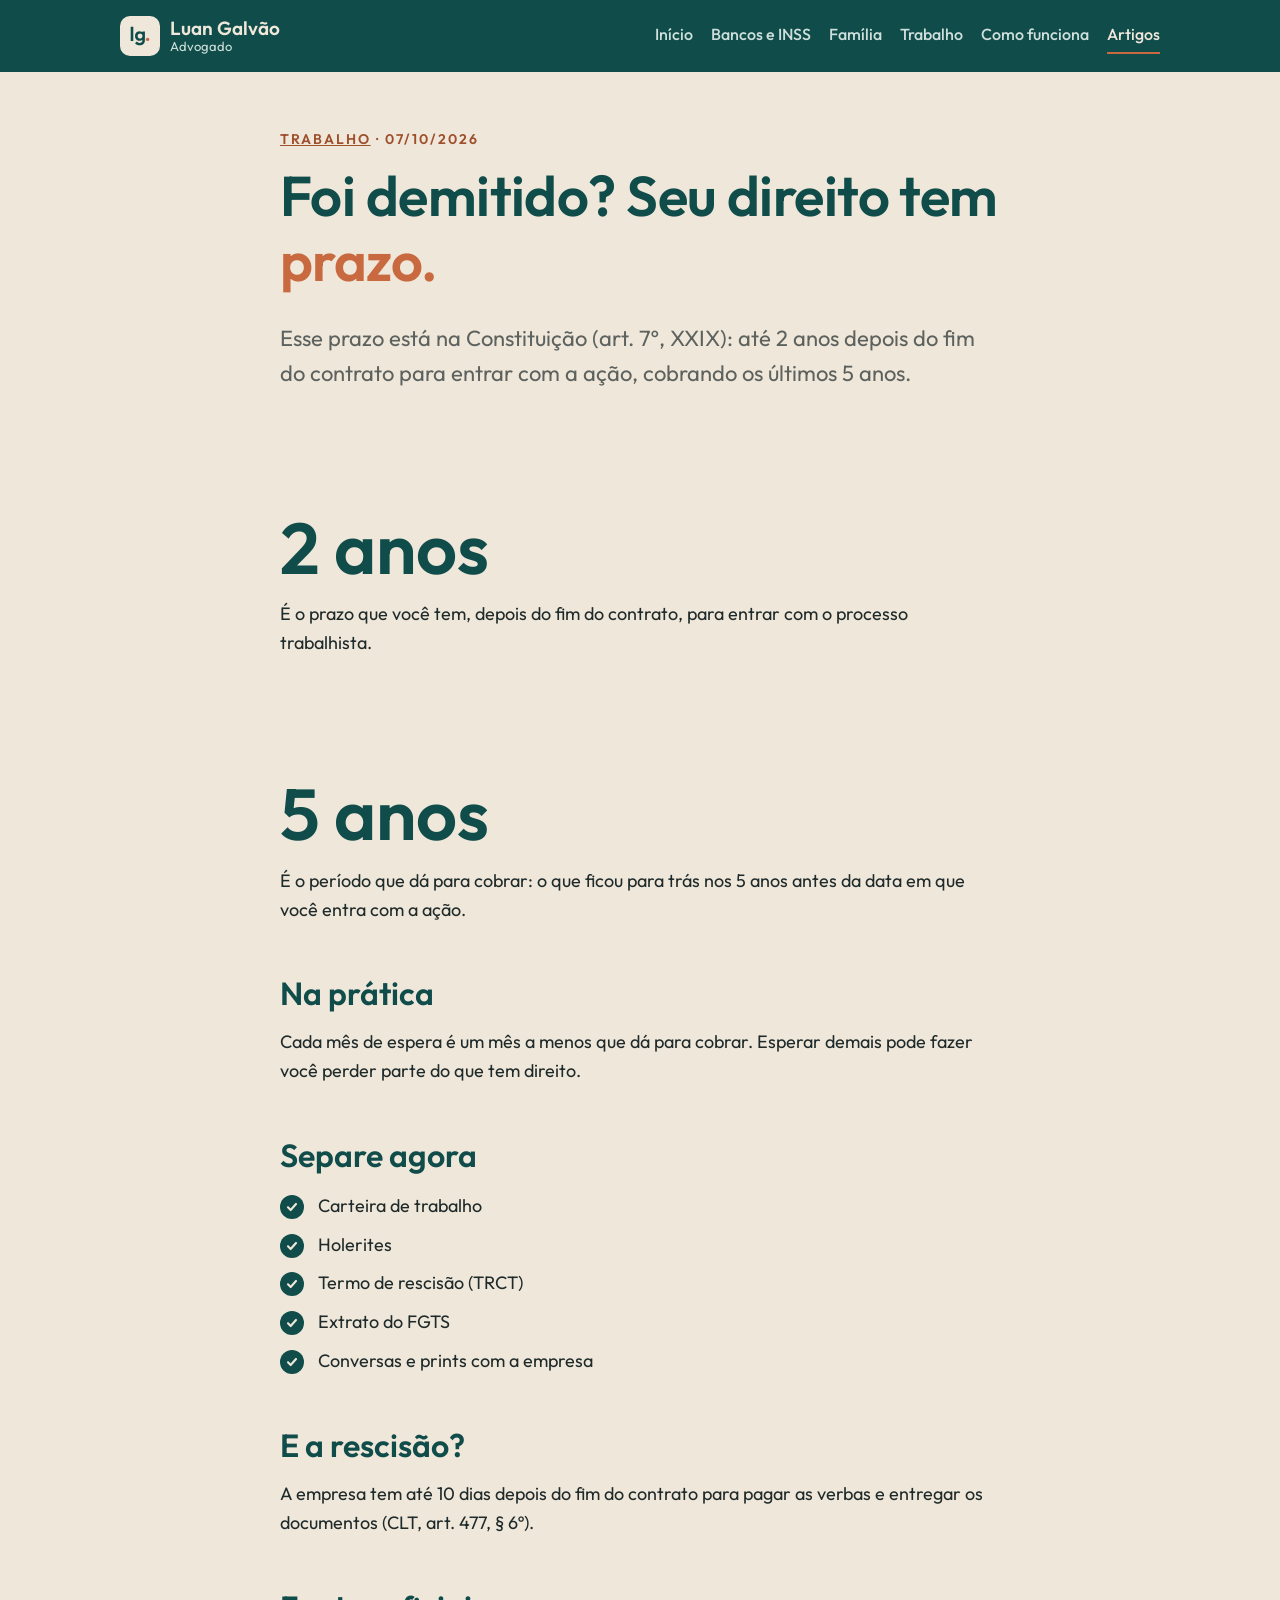
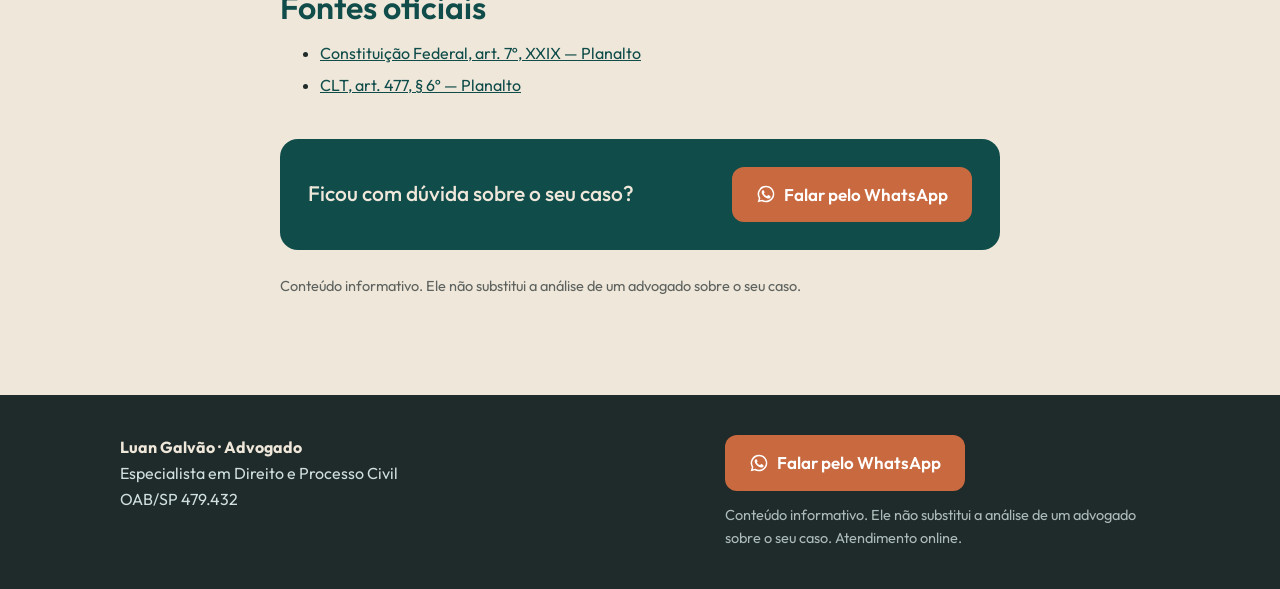
<file: artigos/foi-demitido-seu-direito-tem-prazo/index.html>
<!doctype html>
<html lang="pt-BR">
<head>
<meta charset="utf-8">
<meta name="viewport" content="width=device-width, initial-scale=1">
<title>Foi demitido? Seu direito tem prazo. | Luan Galvão · Advogado</title>
<meta name="description" content="Esse prazo está na Constituição (art. 7º, XXIX): até 2 anos depois do fim do contrato para entrar com a ação, cobrando os últimos 5 anos.">
<link rel="canonical" href="https://luangalvaoadv.github.io/artigos/foi-demitido-seu-direito-tem-prazo/">
<meta property="og:type" content="website"><meta property="og:locale" content="pt_BR">
<meta property="og:title" content="Foi demitido? Seu direito tem prazo. | Luan Galvão · Advogado"><meta property="og:description" content="Esse prazo está na Constituição (art. 7º, XXIX): até 2 anos depois do fim do contrato para entrar com a ação, cobrando os últimos 5 anos.">
<meta property="og:url" content="https://luangalvaoadv.github.io/artigos/foi-demitido-seu-direito-tem-prazo/"><meta property="og:image" content="https://luangalvaoadv.github.io/assets/compartilhar.png">
<link rel="icon" href="../../assets/monograma.svg" type="image/svg+xml">
<link rel="preconnect" href="https://fonts.googleapis.com"><link rel="preconnect" href="https://fonts.gstatic.com" crossorigin>
<link href="https://fonts.googleapis.com/css2?family=Outfit:wght@400;500;600&display=swap" rel="stylesheet">
<link rel="stylesheet" href="../../assets/estilo.css">
<script type="application/ld+json">{"@context": "https://schema.org", "@type": "Article", "headline": "Foi demitido? Seu direito tem prazo.", "datePublished": "2026-10-07", "inLanguage": "pt-BR", "author": {"@type": "Person", "name": "Luan Galvão"}}</script>
</head>
<body>
<a class="pular" href="#conteudo">Pular para o conteúdo</a>
<header class="topo"><div class="faixa">
  <a class="marca" href="../.././"><img src="../../assets/monograma-negativo.svg" alt="" width="40" height="40"><span>Luan Galvão<small>Advogado</small></span></a>
  <nav aria-label="Principal"><a href="../.././">Início</a><a href="../../bancos-e-inss/">Bancos e INSS</a><a href="../../familia/">Família</a><a href="../../trabalho/">Trabalho</a><a href="../../atendimento-online/">Como funciona</a><a href="../../artigos/" aria-current="page">Artigos</a></nav>
</div></header>
<main id="conteudo">
<article class="faixa bloco artigo"><p class="sobre"><a href="../../trabalho/">Trabalho</a> · 07/10/2026</p><h1>Foi demitido? Seu direito tem <em>prazo.</em></h1>
<p class="sub">Esse prazo está na Constituição (art. 7º, XXIX): até 2 anos depois do fim do contrato para entrar com a ação, cobrando os últimos 5 anos.</p>
<h2 class="grande">2 anos</h2>
<p>É o prazo que você tem, depois do fim do contrato, para entrar com o processo trabalhista.</p>
<h2 class="grande">5 anos</h2>
<p>É o período que dá para cobrar: o que ficou para trás nos 5 anos antes da data em que você entra com a ação.</p>
<h2>Na prática</h2>
<p>Cada mês de espera é um mês a menos que dá para cobrar. Esperar demais pode fazer você perder parte do que tem direito.</p>
<h2>Separe agora</h2>
<ul class="check"><li>Carteira de trabalho</li><li>Holerites</li><li>Termo de rescisão (TRCT)</li><li>Extrato do FGTS</li><li>Conversas e prints com a empresa</li></ul>
<h2>E a rescisão?</h2>
<p>A empresa tem até 10 dias depois do fim do contrato para pagar as verbas e entregar os documentos (CLT, art. 477, § 6º).</p>
<h2>Fontes oficiais</h2><ul class="fontes"><li><a href="https://www.planalto.gov.br/ccivil_03/constituicao/constituicao.htm" target="_blank" rel="noopener">Constituição Federal, art. 7º, XXIX — Planalto</a></li><li><a href="https://www.planalto.gov.br/ccivil_03/decreto-lei/del5452.htm" target="_blank" rel="noopener">CLT, art. 477, § 6º — Planalto</a></li></ul>
<div class="chamada"><p>Ficou com dúvida sobre o seu caso?</p><a class="btn-whats" href="https://wa.me/5511945631143?text=Ol%C3%A1%2C%20Dr.%20Luan%21%20Vim%20pelo%20site." target="_blank" rel="noopener">Falar pelo WhatsApp</a></div>
<p class="aviso">Conteúdo informativo. Ele não substitui a análise de um advogado sobre o seu caso.</p></article>
</main>
<footer class="rodape"><div class="faixa">
  <div><b>Luan Galvão · Advogado</b><br>Especialista em Direito e Processo Civil<br>OAB/SP 479.432</div>
  <div><a class="btn-whats claro" href="https://wa.me/5511945631143?text=Ol%C3%A1%2C%20Dr.%20Luan%21%20Vim%20pelo%20site." target="_blank" rel="noopener">Falar pelo WhatsApp</a>
  <p class="aviso">Conteúdo informativo. Ele não substitui a análise de um advogado sobre o seu caso. Atendimento online.</p></div>
</div></footer>
</body>
</html>
</file>
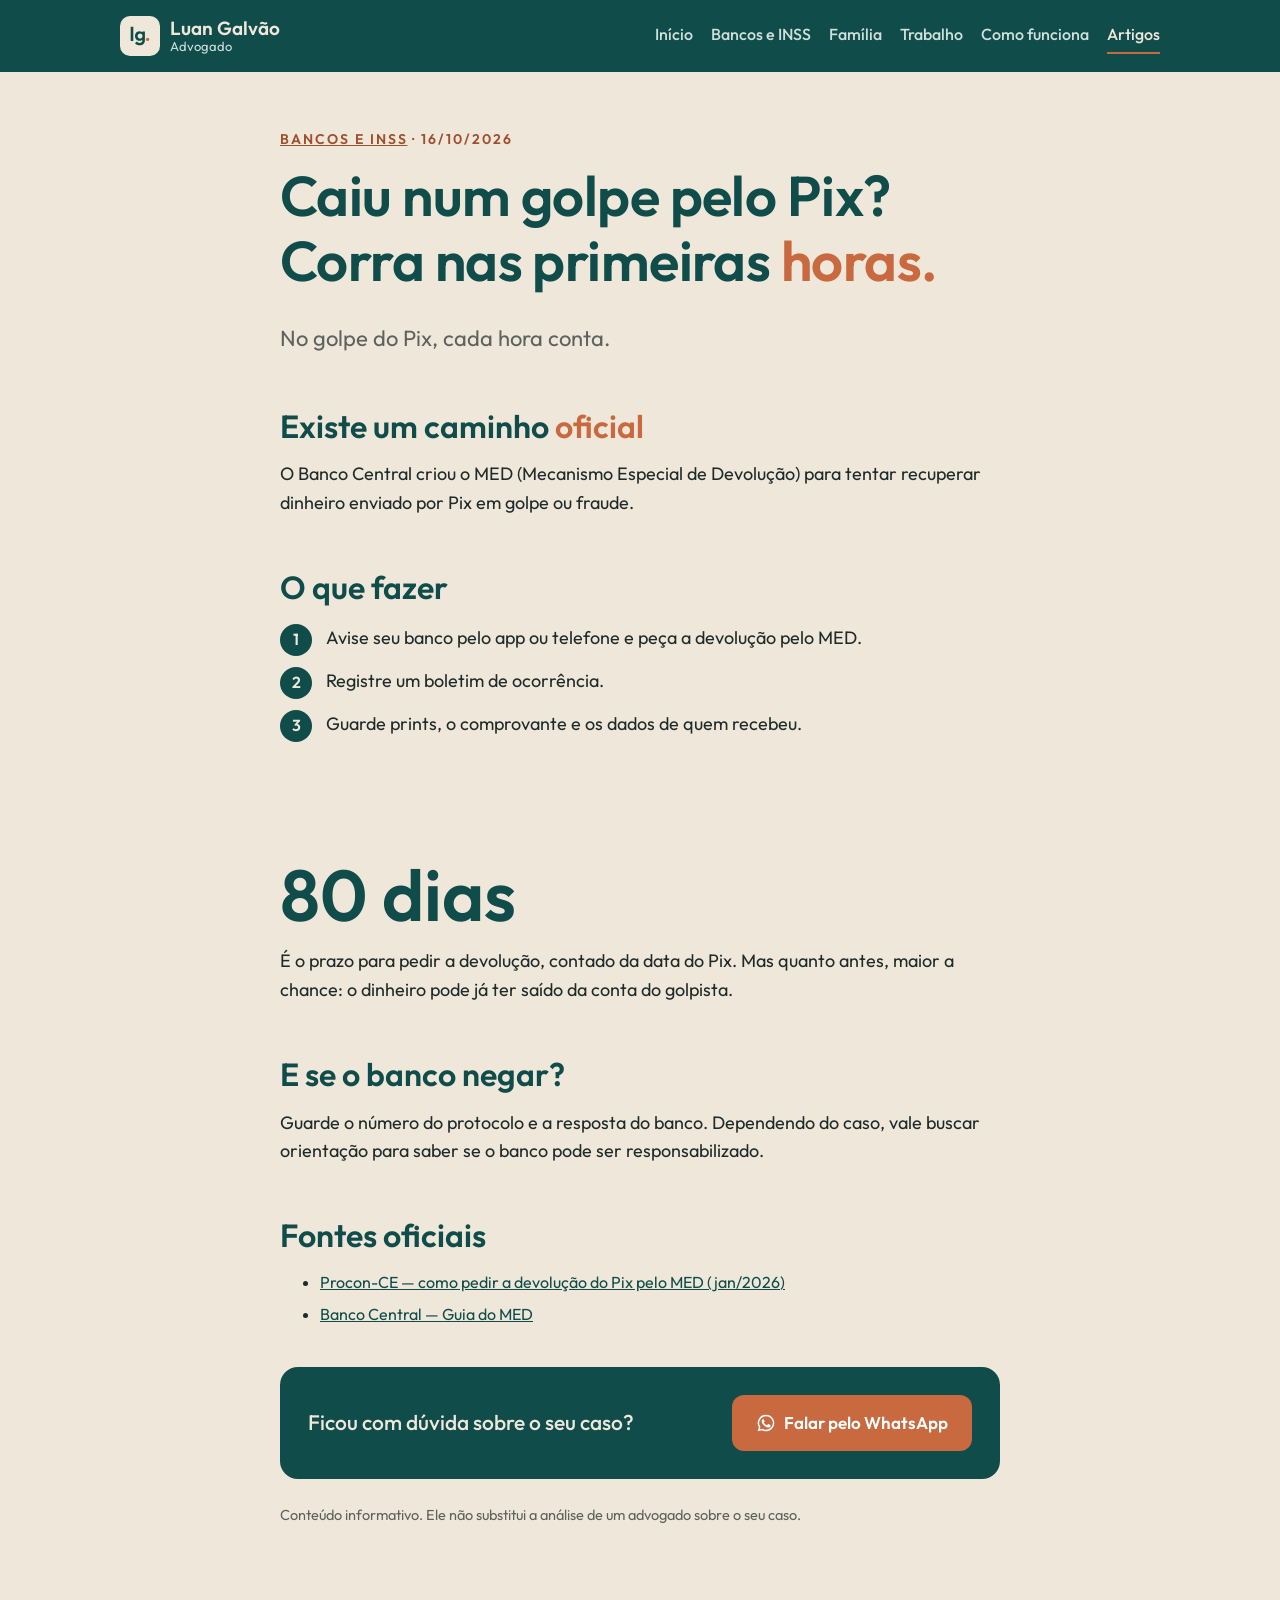
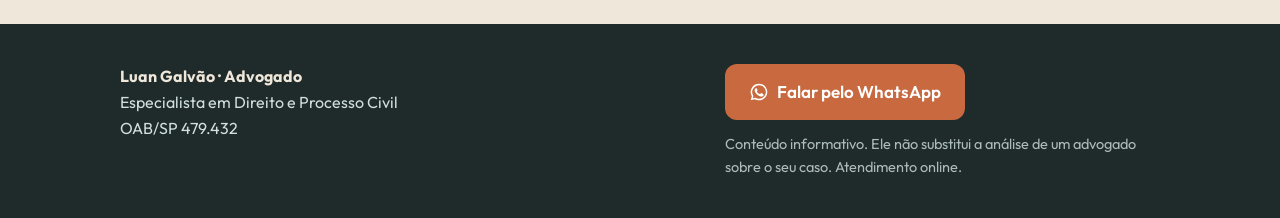
<file: artigos/golpe-do-pix-corra-nas-primeiras-horas/index.html>
<!doctype html>
<html lang="pt-BR">
<head>
<meta charset="utf-8">
<meta name="viewport" content="width=device-width, initial-scale=1">
<title>Caiu num golpe pelo Pix? Corra nas primeiras horas. | Luan Galvão · Advogado</title>
<meta name="description" content="No golpe do Pix, cada hora conta.">
<link rel="canonical" href="https://luangalvaoadv.github.io/artigos/golpe-do-pix-corra-nas-primeiras-horas/">
<meta property="og:type" content="website"><meta property="og:locale" content="pt_BR">
<meta property="og:title" content="Caiu num golpe pelo Pix? Corra nas primeiras horas. | Luan Galvão · Advogado"><meta property="og:description" content="No golpe do Pix, cada hora conta.">
<meta property="og:url" content="https://luangalvaoadv.github.io/artigos/golpe-do-pix-corra-nas-primeiras-horas/"><meta property="og:image" content="https://luangalvaoadv.github.io/assets/compartilhar.png">
<link rel="icon" href="../../assets/monograma.svg" type="image/svg+xml">
<link rel="preconnect" href="https://fonts.googleapis.com"><link rel="preconnect" href="https://fonts.gstatic.com" crossorigin>
<link href="https://fonts.googleapis.com/css2?family=Outfit:wght@400;500;600&display=swap" rel="stylesheet">
<link rel="stylesheet" href="../../assets/estilo.css">
<script type="application/ld+json">{"@context": "https://schema.org", "@type": "Article", "headline": "Caiu num golpe pelo Pix? Corra nas primeiras horas.", "datePublished": "2026-10-16", "inLanguage": "pt-BR", "author": {"@type": "Person", "name": "Luan Galvão"}}</script>
</head>
<body>
<a class="pular" href="#conteudo">Pular para o conteúdo</a>
<header class="topo"><div class="faixa">
  <a class="marca" href="../.././"><img src="../../assets/monograma-negativo.svg" alt="" width="40" height="40"><span>Luan Galvão<small>Advogado</small></span></a>
  <nav aria-label="Principal"><a href="../.././">Início</a><a href="../../bancos-e-inss/">Bancos e INSS</a><a href="../../familia/">Família</a><a href="../../trabalho/">Trabalho</a><a href="../../atendimento-online/">Como funciona</a><a href="../../artigos/" aria-current="page">Artigos</a></nav>
</div></header>
<main id="conteudo">
<article class="faixa bloco artigo"><p class="sobre"><a href="../../bancos-e-inss/">Bancos e INSS</a> · 16/10/2026</p><h1>Caiu num golpe pelo Pix? Corra nas primeiras <em>horas.</em></h1>
<p class="sub">No golpe do Pix, cada hora conta.</p>
<h2>Existe um caminho <em>oficial</em></h2>
<p>O Banco Central criou o MED (Mecanismo Especial de Devolução) para tentar recuperar dinheiro enviado por Pix em golpe ou fraude.</p>
<h2>O que fazer</h2>
<ol><li>Avise seu banco pelo app ou telefone e peça a devolução pelo MED.</li><li>Registre um boletim de ocorrência.</li><li>Guarde prints, o comprovante e os dados de quem recebeu.</li></ol>
<h2 class="grande">80 dias</h2>
<p>É o prazo para pedir a devolução, contado da data do Pix. Mas quanto antes, maior a chance: o dinheiro pode já ter saído da conta do golpista.</p>
<h2>E se o banco negar?</h2>
<p>Guarde o número do protocolo e a resposta do banco. Dependendo do caso, vale buscar orientação para saber se o banco pode ser responsabilizado.</p>
<h2>Fontes oficiais</h2><ul class="fontes"><li><a href="https://www.proconceara.ce.gov.br/2026/01/30/saiba-como-pedir-a-devolucao-do-pix-em-caso-de-golpes-pelo-mecanismo-especial-de-devolucao-med/" target="_blank" rel="noopener">Procon-CE — como pedir a devolução do Pix pelo MED (jan/2026)</a></li><li><a href="https://www.bcb.gov.br/content/estabilidadefinanceira/pix/Guia_MED.pdf" target="_blank" rel="noopener">Banco Central — Guia do MED</a></li></ul>
<div class="chamada"><p>Ficou com dúvida sobre o seu caso?</p><a class="btn-whats" href="https://wa.me/5511945631143?text=Ol%C3%A1%2C%20Dr.%20Luan%21%20Vim%20pelo%20site." target="_blank" rel="noopener">Falar pelo WhatsApp</a></div>
<p class="aviso">Conteúdo informativo. Ele não substitui a análise de um advogado sobre o seu caso.</p></article>
</main>
<footer class="rodape"><div class="faixa">
  <div><b>Luan Galvão · Advogado</b><br>Especialista em Direito e Processo Civil<br>OAB/SP 479.432</div>
  <div><a class="btn-whats claro" href="https://wa.me/5511945631143?text=Ol%C3%A1%2C%20Dr.%20Luan%21%20Vim%20pelo%20site." target="_blank" rel="noopener">Falar pelo WhatsApp</a>
  <p class="aviso">Conteúdo informativo. Ele não substitui a análise de um advogado sobre o seu caso. Atendimento online.</p></div>
</div></footer>
</body>
</html>
</file>
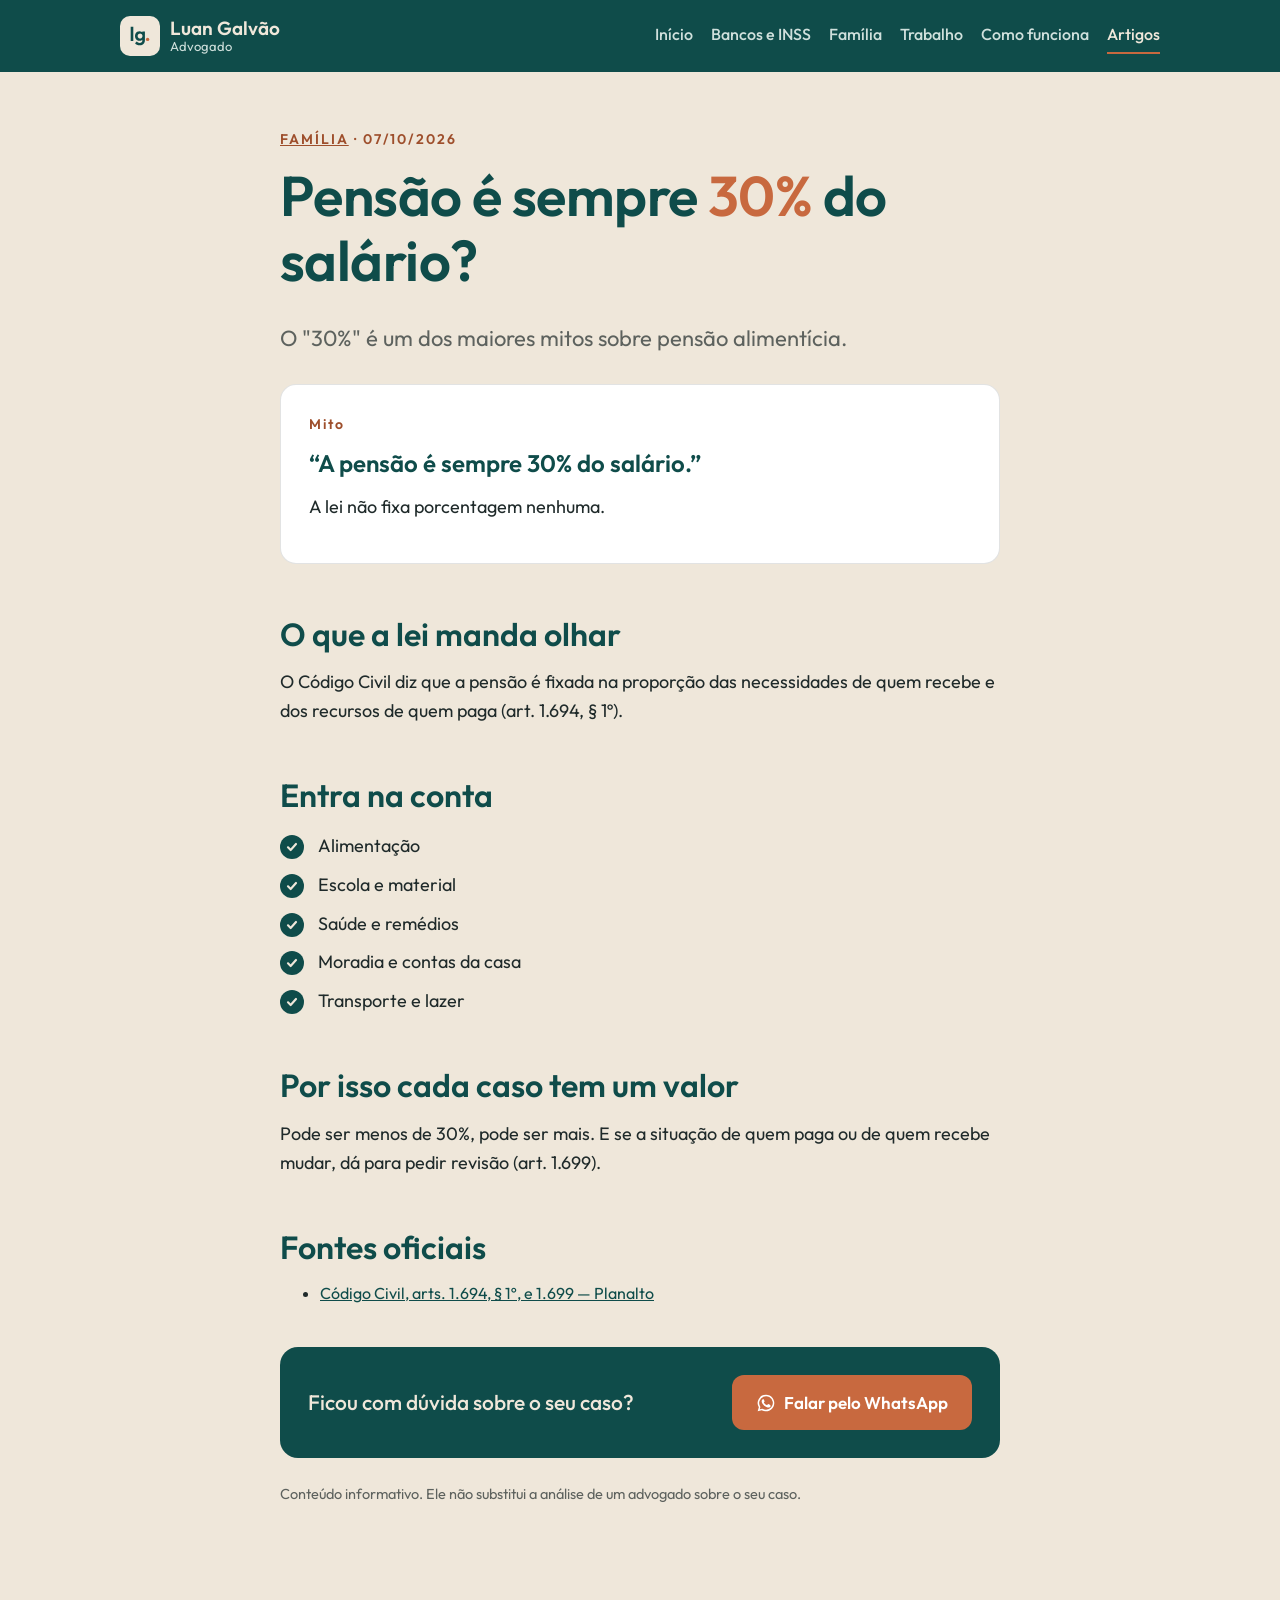
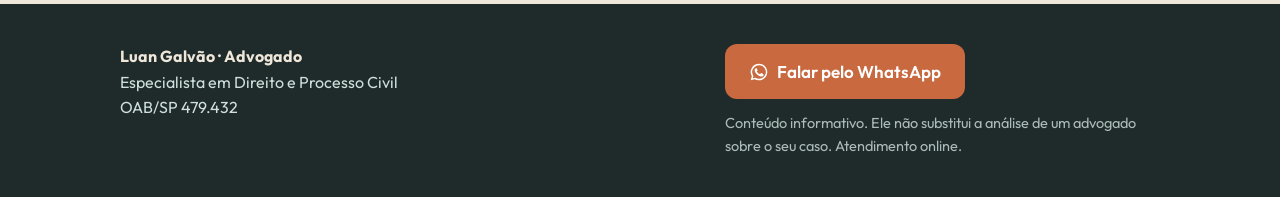
<file: artigos/pensao-e-sempre-30/index.html>
<!doctype html>
<html lang="pt-BR">
<head>
<meta charset="utf-8">
<meta name="viewport" content="width=device-width, initial-scale=1">
<title>Pensão é sempre 30% do salário? | Luan Galvão · Advogado</title>
<meta name="description" content="O &quot;30%&quot; é um dos maiores mitos sobre pensão alimentícia.">
<link rel="canonical" href="https://luangalvaoadv.github.io/artigos/pensao-e-sempre-30/">
<meta property="og:type" content="website"><meta property="og:locale" content="pt_BR">
<meta property="og:title" content="Pensão é sempre 30% do salário? | Luan Galvão · Advogado"><meta property="og:description" content="O &quot;30%&quot; é um dos maiores mitos sobre pensão alimentícia.">
<meta property="og:url" content="https://luangalvaoadv.github.io/artigos/pensao-e-sempre-30/"><meta property="og:image" content="https://luangalvaoadv.github.io/assets/compartilhar.png">
<link rel="icon" href="../../assets/monograma.svg" type="image/svg+xml">
<link rel="preconnect" href="https://fonts.googleapis.com"><link rel="preconnect" href="https://fonts.gstatic.com" crossorigin>
<link href="https://fonts.googleapis.com/css2?family=Outfit:wght@400;500;600&display=swap" rel="stylesheet">
<link rel="stylesheet" href="../../assets/estilo.css">
<script type="application/ld+json">{"@context": "https://schema.org", "@type": "Article", "headline": "Pensão é sempre 30% do salário?", "datePublished": "2026-10-07", "inLanguage": "pt-BR", "author": {"@type": "Person", "name": "Luan Galvão"}}</script>
</head>
<body>
<a class="pular" href="#conteudo">Pular para o conteúdo</a>
<header class="topo"><div class="faixa">
  <a class="marca" href="../.././"><img src="../../assets/monograma-negativo.svg" alt="" width="40" height="40"><span>Luan Galvão<small>Advogado</small></span></a>
  <nav aria-label="Principal"><a href="../.././">Início</a><a href="../../bancos-e-inss/">Bancos e INSS</a><a href="../../familia/">Família</a><a href="../../trabalho/">Trabalho</a><a href="../../atendimento-online/">Como funciona</a><a href="../../artigos/" aria-current="page">Artigos</a></nav>
</div></header>
<main id="conteudo">
<article class="faixa bloco artigo"><p class="sobre"><a href="../../familia/">Família</a> · 07/10/2026</p><h1>Pensão é sempre <em>30%</em> do salário?</h1>
<p class="sub">O &quot;30%&quot; é um dos maiores mitos sobre pensão alimentícia.</p>
<div class="mito"><span class="selo">Mito</span><p class="frase">“A pensão é sempre 30% do salário.”</p><p>A lei não fixa porcentagem nenhuma.</p></div>
<h2>O que a lei manda olhar</h2>
<p>O Código Civil diz que a pensão é fixada na proporção das necessidades de quem recebe e dos recursos de quem paga (art. 1.694, § 1º).</p>
<h2>Entra na conta</h2>
<ul class="check"><li>Alimentação</li><li>Escola e material</li><li>Saúde e remédios</li><li>Moradia e contas da casa</li><li>Transporte e lazer</li></ul>
<h2>Por isso cada caso tem um valor</h2>
<p>Pode ser menos de 30%, pode ser mais. E se a situação de quem paga ou de quem recebe mudar, dá para pedir revisão (art. 1.699).</p>
<h2>Fontes oficiais</h2><ul class="fontes"><li><a href="https://www.planalto.gov.br/ccivil_03/leis/2002/l10406compilada.htm" target="_blank" rel="noopener">Código Civil, arts. 1.694, § 1º, e 1.699 — Planalto</a></li></ul>
<div class="chamada"><p>Ficou com dúvida sobre o seu caso?</p><a class="btn-whats" href="https://wa.me/5511945631143?text=Ol%C3%A1%2C%20Dr.%20Luan%21%20Vim%20pelo%20site." target="_blank" rel="noopener">Falar pelo WhatsApp</a></div>
<p class="aviso">Conteúdo informativo. Ele não substitui a análise de um advogado sobre o seu caso.</p></article>
</main>
<footer class="rodape"><div class="faixa">
  <div><b>Luan Galvão · Advogado</b><br>Especialista em Direito e Processo Civil<br>OAB/SP 479.432</div>
  <div><a class="btn-whats claro" href="https://wa.me/5511945631143?text=Ol%C3%A1%2C%20Dr.%20Luan%21%20Vim%20pelo%20site." target="_blank" rel="noopener">Falar pelo WhatsApp</a>
  <p class="aviso">Conteúdo informativo. Ele não substitui a análise de um advogado sobre o seu caso. Atendimento online.</p></div>
</div></footer>
</body>
</html>
</file>
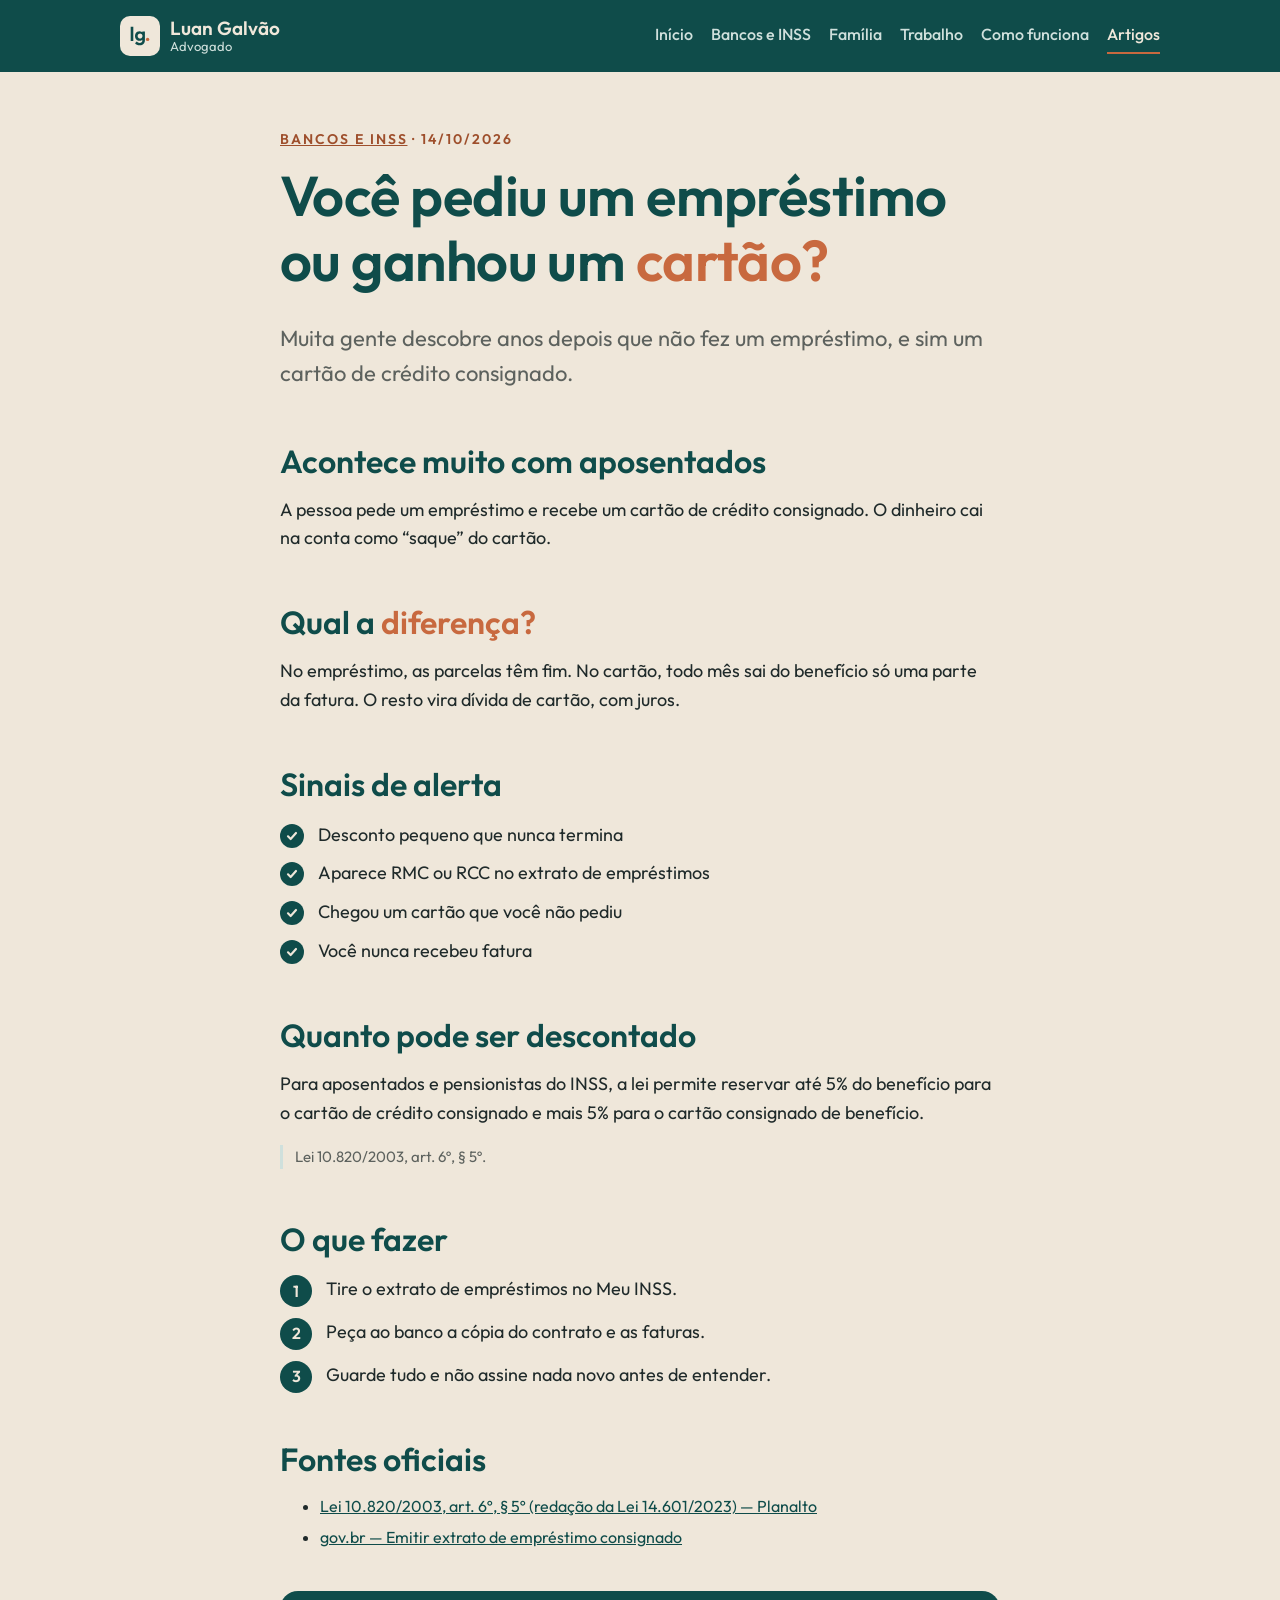
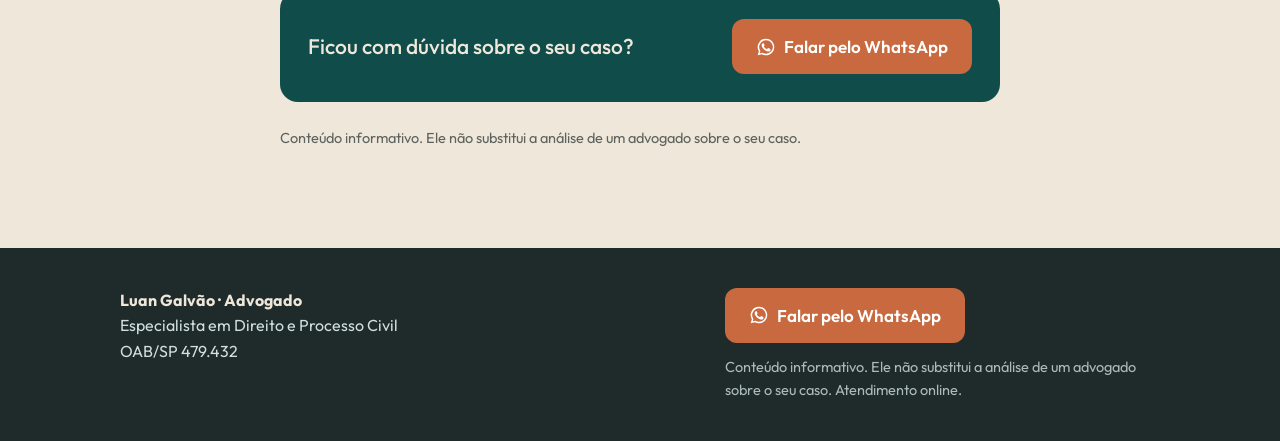
<file: artigos/voce-pediu-emprestimo-ou-ganhou-um-cartao/index.html>
<!doctype html>
<html lang="pt-BR">
<head>
<meta charset="utf-8">
<meta name="viewport" content="width=device-width, initial-scale=1">
<title>Você pediu um empréstimo ou ganhou um cartão? | Luan Galvão · Advogado</title>
<meta name="description" content="Muita gente descobre anos depois que não fez um empréstimo, e sim um cartão de crédito consignado.">
<link rel="canonical" href="https://luangalvaoadv.github.io/artigos/voce-pediu-emprestimo-ou-ganhou-um-cartao/">
<meta property="og:type" content="website"><meta property="og:locale" content="pt_BR">
<meta property="og:title" content="Você pediu um empréstimo ou ganhou um cartão? | Luan Galvão · Advogado"><meta property="og:description" content="Muita gente descobre anos depois que não fez um empréstimo, e sim um cartão de crédito consignado.">
<meta property="og:url" content="https://luangalvaoadv.github.io/artigos/voce-pediu-emprestimo-ou-ganhou-um-cartao/"><meta property="og:image" content="https://luangalvaoadv.github.io/assets/compartilhar.png">
<link rel="icon" href="../../assets/monograma.svg" type="image/svg+xml">
<link rel="preconnect" href="https://fonts.googleapis.com"><link rel="preconnect" href="https://fonts.gstatic.com" crossorigin>
<link href="https://fonts.googleapis.com/css2?family=Outfit:wght@400;500;600&display=swap" rel="stylesheet">
<link rel="stylesheet" href="../../assets/estilo.css">
<script type="application/ld+json">{"@context": "https://schema.org", "@type": "Article", "headline": "Você pediu um empréstimo ou ganhou um cartão?", "datePublished": "2026-10-14", "inLanguage": "pt-BR", "author": {"@type": "Person", "name": "Luan Galvão"}}</script>
</head>
<body>
<a class="pular" href="#conteudo">Pular para o conteúdo</a>
<header class="topo"><div class="faixa">
  <a class="marca" href="../.././"><img src="../../assets/monograma-negativo.svg" alt="" width="40" height="40"><span>Luan Galvão<small>Advogado</small></span></a>
  <nav aria-label="Principal"><a href="../.././">Início</a><a href="../../bancos-e-inss/">Bancos e INSS</a><a href="../../familia/">Família</a><a href="../../trabalho/">Trabalho</a><a href="../../atendimento-online/">Como funciona</a><a href="../../artigos/" aria-current="page">Artigos</a></nav>
</div></header>
<main id="conteudo">
<article class="faixa bloco artigo"><p class="sobre"><a href="../../bancos-e-inss/">Bancos e INSS</a> · 14/10/2026</p><h1>Você pediu um empréstimo ou ganhou um <em>cartão?</em></h1>
<p class="sub">Muita gente descobre anos depois que não fez um empréstimo, e sim um cartão de crédito consignado.</p>
<h2>Acontece muito com aposentados</h2>
<p>A pessoa pede um empréstimo e recebe um cartão de crédito consignado. O dinheiro cai na conta como “saque” do cartão.</p>
<h2>Qual a <em>diferença?</em></h2>
<p>No empréstimo, as parcelas têm fim. No cartão, todo mês sai do benefício só uma parte da fatura. O resto vira dívida de cartão, com juros.</p>
<h2>Sinais de alerta</h2>
<ul class="check"><li>Desconto pequeno que nunca termina</li><li>Aparece RMC ou RCC no extrato de empréstimos</li><li>Chegou um cartão que você não pediu</li><li>Você nunca recebeu fatura</li></ul>
<h2>Quanto pode ser descontado</h2>
<p>Para aposentados e pensionistas do INSS, a lei permite reservar até 5% do benefício para o cartão de crédito consignado e mais 5% para o cartão consignado de benefício.</p>
<p class="nota">Lei 10.820/2003, art. 6º, § 5º.</p>
<h2>O que fazer</h2>
<ol><li>Tire o extrato de empréstimos no Meu INSS.</li><li>Peça ao banco a cópia do contrato e as faturas.</li><li>Guarde tudo e não assine nada novo antes de entender.</li></ol>
<h2>Fontes oficiais</h2><ul class="fontes"><li><a href="https://www.planalto.gov.br/ccivil_03/leis/2003/l10.820.htm" target="_blank" rel="noopener">Lei 10.820/2003, art. 6º, § 5º (redação da Lei 14.601/2023) — Planalto</a></li><li><a href="https://www.gov.br/pt-br/servicos/emitir-extrato-de-emprestimo-consignado" target="_blank" rel="noopener">gov.br — Emitir extrato de empréstimo consignado</a></li></ul>
<div class="chamada"><p>Ficou com dúvida sobre o seu caso?</p><a class="btn-whats" href="https://wa.me/5511945631143?text=Ol%C3%A1%2C%20Dr.%20Luan%21%20Vim%20pelo%20site." target="_blank" rel="noopener">Falar pelo WhatsApp</a></div>
<p class="aviso">Conteúdo informativo. Ele não substitui a análise de um advogado sobre o seu caso.</p></article>
</main>
<footer class="rodape"><div class="faixa">
  <div><b>Luan Galvão · Advogado</b><br>Especialista em Direito e Processo Civil<br>OAB/SP 479.432</div>
  <div><a class="btn-whats claro" href="https://wa.me/5511945631143?text=Ol%C3%A1%2C%20Dr.%20Luan%21%20Vim%20pelo%20site." target="_blank" rel="noopener">Falar pelo WhatsApp</a>
  <p class="aviso">Conteúdo informativo. Ele não substitui a análise de um advogado sobre o seu caso. Atendimento online.</p></div>
</div></footer>
</body>
</html>
</file>
<file: assets/estilo.css>
/* Site Luan Galvão · Advogado — marca: petróleo #0F4C4A, areia #EFE7DA, terracota #C8693F (destaque), terracota texto #9E4F2C, tinta #1F2A2A, petróleo claro #CFE0DC */
:root{--pet:#0F4C4A;--pet2:#0B3836;--terra:#C8693F;--tt:#9E4F2C;--areia:#EFE7DA;--areia2:#E5DACA;--tinta:#1F2A2A;--pc:#CFE0DC;--branco:#fff;--linha:rgba(31,42,42,.13);--suave:rgba(31,42,42,.7)}
*{box-sizing:border-box}
html{scroll-behavior:smooth}
body{margin:0;background:var(--areia);color:var(--tinta);font:18px/1.6 Outfit,system-ui,sans-serif}
a{color:var(--pet)}
img{max-width:100%}
.faixa{max-width:1080px;margin:0 auto;padding:0 20px}
.pular{position:absolute;left:-999px;top:8px;background:var(--branco);padding:8px 12px;border-radius:8px;z-index:9}
.pular:focus{left:8px}

/* topo */
.topo{background:var(--pet);color:var(--areia)}
.topo .faixa{display:flex;align-items:center;gap:20px;min-height:72px;flex-wrap:wrap;padding-top:10px;padding-bottom:10px}
.marca{display:flex;align-items:center;gap:10px;color:var(--areia);text-decoration:none;font-weight:600;font-size:19px;line-height:1.1}
.marca small{display:block;font-weight:400;font-size:13px;color:var(--pc)}
.topo nav{display:flex;gap:4px 18px;flex-wrap:wrap;margin-left:auto}
.topo nav a{color:var(--pc);text-decoration:none;font-size:16px;font-weight:500;padding:4px 0;border-bottom:2px solid transparent}
.topo nav a:hover{color:var(--areia)}
.topo nav a[aria-current]{color:var(--areia);border-bottom-color:var(--terra)}

/* tipografia */
h1,h2,h3{color:var(--pet);font-weight:600;line-height:1.15;margin:0 0 .5em}
h1{font-size:clamp(34px,5.4vw,56px);letter-spacing:-.01em}
h2{font-size:clamp(25px,3.4vw,32px);margin-top:1.6em}
h2.grande{font-size:clamp(44px,7vw,72px);margin-bottom:.15em}
h3{font-size:21px}
em{font-style:normal;color:var(--terra)}
.sobre{text-transform:uppercase;letter-spacing:.14em;font-size:14px;font-weight:600;color:var(--tt);margin:0 0 12px}
.sobre a{color:var(--tt)}
.sub{font-size:clamp(19px,2.2vw,22px);color:var(--suave);max-width:46em}
.bloco{padding-top:56px;padding-bottom:20px}
.bloco > h2:first-child{margin-top:0}

/* herói */
.heroi{background:var(--pet);color:var(--areia);padding:64px 0 76px}
.heroi h1{color:var(--areia);max-width:15em}
.heroi .sobre{color:var(--pc)}
.heroi .sub{color:var(--pc)}
.acoes{display:flex;gap:12px;flex-wrap:wrap;margin-top:28px}

/* botões */
.btn-whats,.btn-sec{display:inline-flex;align-items:center;gap:8px;padding:14px 24px;border-radius:12px;font-weight:600;text-decoration:none;font-size:17px}
.btn-whats{background:var(--terra);color:var(--branco)}
.btn-whats:hover{background:var(--tt)}
.btn-whats::before{content:"";width:20px;height:20px;background:currentColor;-webkit-mask:url("data:image/svg+xml,%3Csvg xmlns='http://www.w3.org/2000/svg' viewBox='0 0 24 24'%3E%3Cpath d='M12 2a10 10 0 0 0-8.6 15.1L2 22l5-1.3A10 10 0 1 0 12 2zm0 18.2a8.2 8.2 0 0 1-4.2-1.2l-.3-.2-3 .8.8-2.9-.2-.3A8.2 8.2 0 1 1 12 20.2zm4.5-6.1c-.2-.1-1.5-.7-1.7-.8s-.4-.1-.6.1-.7.8-.8 1-.3.2-.5.1a6.7 6.7 0 0 1-3.3-2.9c-.3-.4.2-.4.7-1.3a.5.5 0 0 0 0-.5l-.8-1.8c-.2-.5-.4-.4-.6-.4h-.5a1 1 0 0 0-.7.3 3 3 0 0 0-.9 2.2 5.2 5.2 0 0 0 1.1 2.7 11.8 11.8 0 0 0 4.5 4c1.7.7 2.3.8 3.2.6a2.7 2.7 0 0 0 1.8-1.2 2.2 2.2 0 0 0 .1-1.3c0-.1-.2-.2-.5-.3z'/%3E%3C/svg%3E") center/contain no-repeat;mask:url("data:image/svg+xml,%3Csvg xmlns='http://www.w3.org/2000/svg' viewBox='0 0 24 24'%3E%3Cpath d='M12 2a10 10 0 0 0-8.6 15.1L2 22l5-1.3A10 10 0 1 0 12 2zm0 18.2a8.2 8.2 0 0 1-4.2-1.2l-.3-.2-3 .8.8-2.9-.2-.3A8.2 8.2 0 1 1 12 20.2zm4.5-6.1c-.2-.1-1.5-.7-1.7-.8s-.4-.1-.6.1-.7.8-.8 1-.3.2-.5.1a6.7 6.7 0 0 1-3.3-2.9c-.3-.4.2-.4.7-1.3a.5.5 0 0 0 0-.5l-.8-1.8c-.2-.5-.4-.4-.6-.4h-.5a1 1 0 0 0-.7.3 3 3 0 0 0-.9 2.2 5.2 5.2 0 0 0 1.1 2.7 11.8 11.8 0 0 0 4.5 4c1.7.7 2.3.8 3.2.6a2.7 2.7 0 0 0 1.8-1.2 2.2 2.2 0 0 0 .1-1.3c0-.1-.2-.2-.5-.3z'/%3E%3C/svg%3E") center/contain no-repeat}
.btn-sec{border:2px solid var(--pc);color:var(--areia)}
.btn-sec:hover{background:rgba(239,231,218,.08)}

/* cartões */
.grade3{display:grid;grid-template-columns:repeat(auto-fill,minmax(280px,1fr));gap:18px}
.card-area,.card-artigo{display:flex;flex-direction:column;background:var(--branco);border:1px solid var(--linha);border-radius:16px;padding:24px;text-decoration:none;color:inherit;transition:.15s}
.card-area:hover,.card-artigo:hover{border-color:var(--pet);transform:translateY(-2px)}
.card-area p,.card-artigo p{color:var(--suave);margin:0 0 14px;font-size:16.5px}
.card-area span{margin-top:auto;color:var(--tt);font-weight:600;font-size:16px}
.card-artigo .area{font-size:13px;font-weight:600;letter-spacing:.1em;text-transform:uppercase;color:var(--tt);margin-bottom:8px}
.card-artigo p{display:-webkit-box;-webkit-line-clamp:3;-webkit-box-orient:vertical;overflow:hidden}
.card-artigo .data{margin-top:auto;font-size:14px;color:var(--suave)}

/* passos */
.passos{list-style:none;counter-reset:p;padding:0;display:grid;grid-template-columns:repeat(auto-fit,minmax(240px,1fr));gap:18px}
.passos li{counter-increment:p;background:var(--branco);border:1px solid var(--linha);border-radius:16px;padding:24px;display:flex;flex-direction:column;gap:6px}
.passos li::before{content:counter(p);width:40px;height:40px;border-radius:50%;background:var(--pet);color:var(--areia);display:grid;place-items:center;font-weight:600;margin-bottom:6px}
.passos b{color:var(--pet);font-size:19px}
.passos span{color:var(--suave);font-size:16.5px}

/* listas */
ul.check{list-style:none;padding:0}
ul.check li{position:relative;padding-left:38px;margin:10px 0}
ul.check li::before{content:"";position:absolute;left:0;top:3px;width:24px;height:24px;border-radius:50%;background:var(--pet) url("data:image/svg+xml,%3Csvg xmlns='http://www.w3.org/2000/svg' viewBox='0 0 24 24' fill='none' stroke='%23EFE7DA' stroke-width='3.2' stroke-linecap='round' stroke-linejoin='round'%3E%3Cpath d='M6 12.5l4 4 8-9'/%3E%3C/svg%3E") center/16px no-repeat}
.artigo ol{padding-left:0;list-style:none;counter-reset:n}
.artigo ol li{counter-increment:n;position:relative;padding-left:46px;margin:14px 0}
.artigo ol li::before{content:counter(n);position:absolute;left:0;top:0;width:32px;height:32px;border-radius:50%;background:var(--pet);color:var(--areia);display:grid;place-items:center;font-weight:600;font-size:16px}

/* artigo */
.artigo{max-width:760px}
.artigo p{margin:0 0 1em}
.artigo .nota{font-size:15px;color:var(--suave);border-left:3px solid var(--pc);padding-left:12px}
.mito{background:var(--branco);border-radius:16px;padding:24px 28px;margin:28px 0;border:1px solid var(--linha)}
.mito .selo{font-weight:600;letter-spacing:.14em;color:var(--tt);font-size:14px}
.mito .frase{font-size:24px;font-weight:600;color:var(--pet);margin:6px 0 10px}
.fontes{font-size:16px}
.fontes li{margin:6px 0}
.chamada{background:var(--pet);color:var(--areia);border-radius:18px;padding:28px;margin:40px 0 24px;display:flex;align-items:center;justify-content:space-between;gap:16px;flex-wrap:wrap}
.chamada p{margin:0;font-size:21px;font-weight:500}
.aviso{font-size:14.5px;color:var(--suave)}
.quem p{max-width:46em}
.vazio{color:var(--suave);font-style:italic}

/* rodapé */
.rodape{background:var(--tinta);color:var(--pc);margin-top:64px;padding:40px 0;font-size:16px}
.rodape .faixa{display:flex;justify-content:space-between;gap:24px;flex-wrap:wrap}
.rodape b{color:var(--areia)}
.rodape .aviso{color:var(--pc);opacity:.8;margin:12px 0 0;max-width:30em}

@media(max-width:640px){
  body{font-size:17px}
  .topo nav{margin-left:0;width:100%;gap:2px 14px}
  .topo nav a{font-size:15px}
  .heroi{padding:44px 0 52px}
  .bloco{padding-top:40px}
}
</file>
